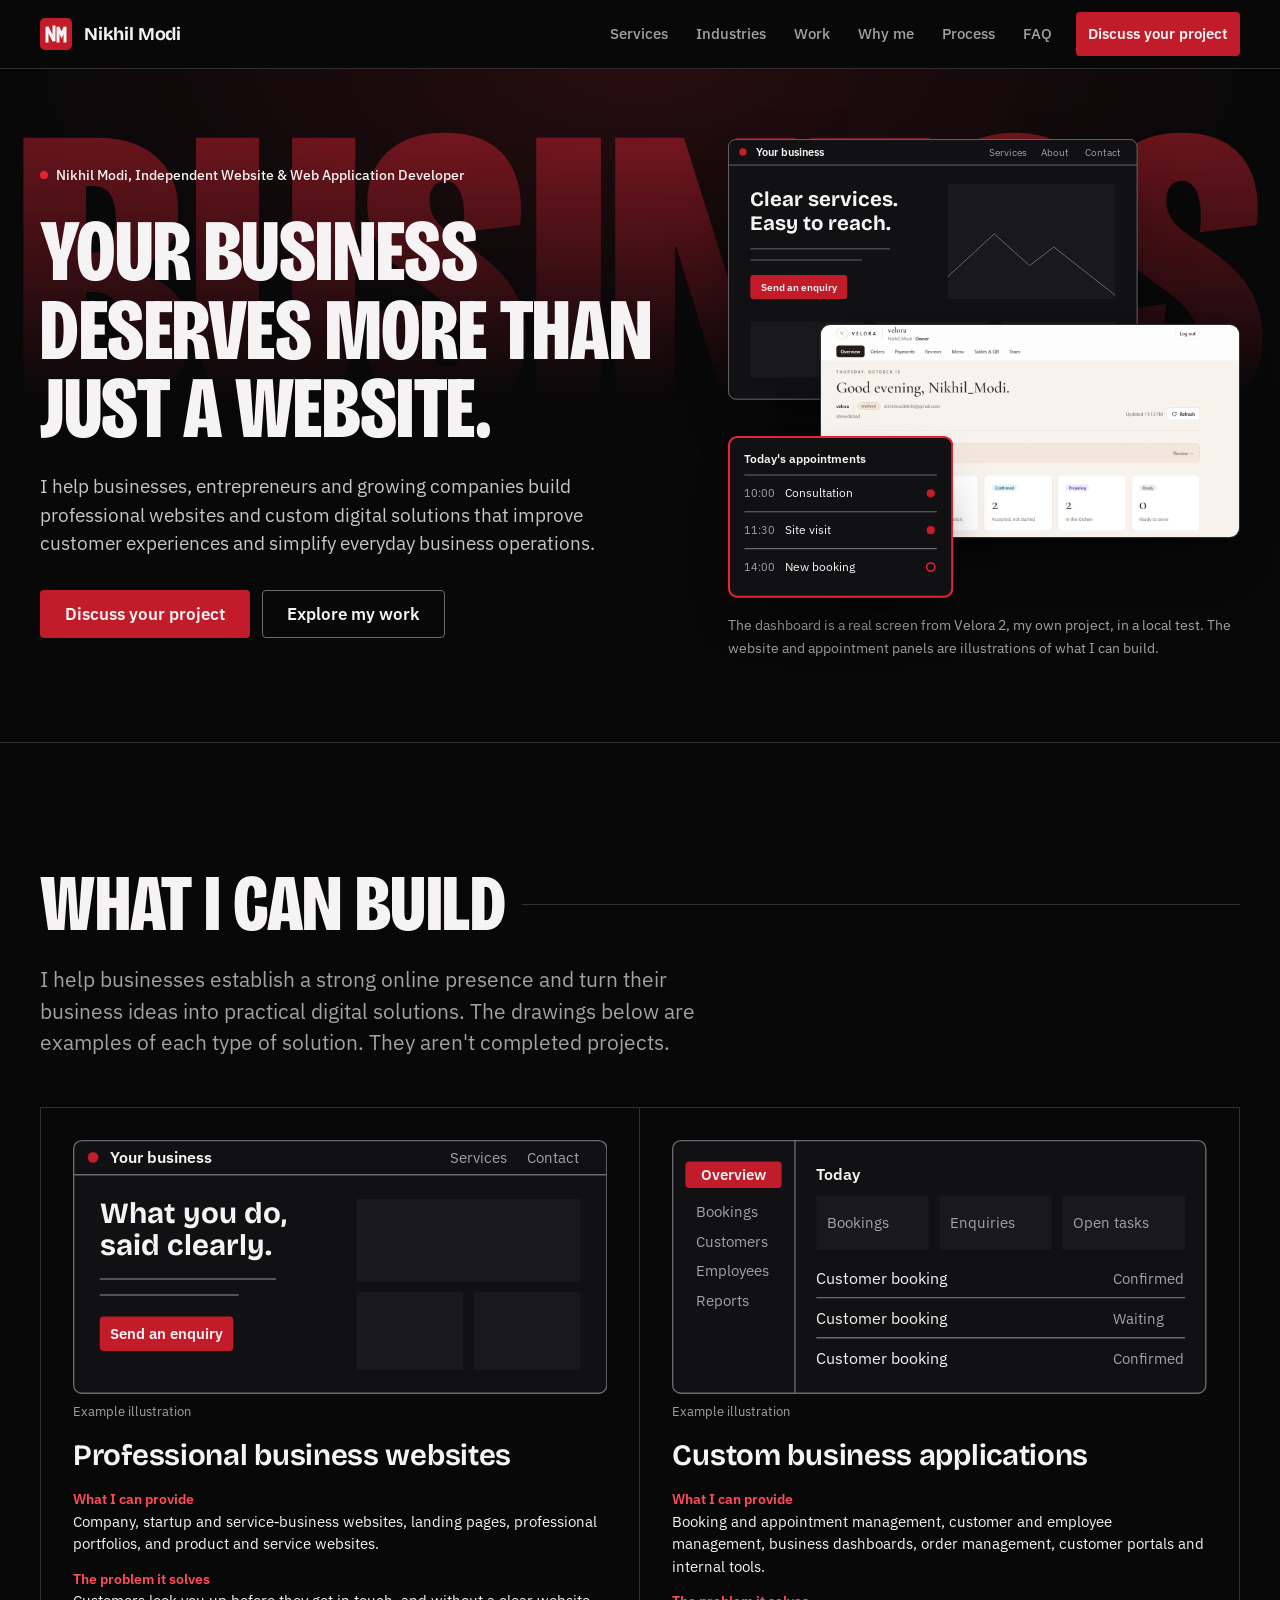
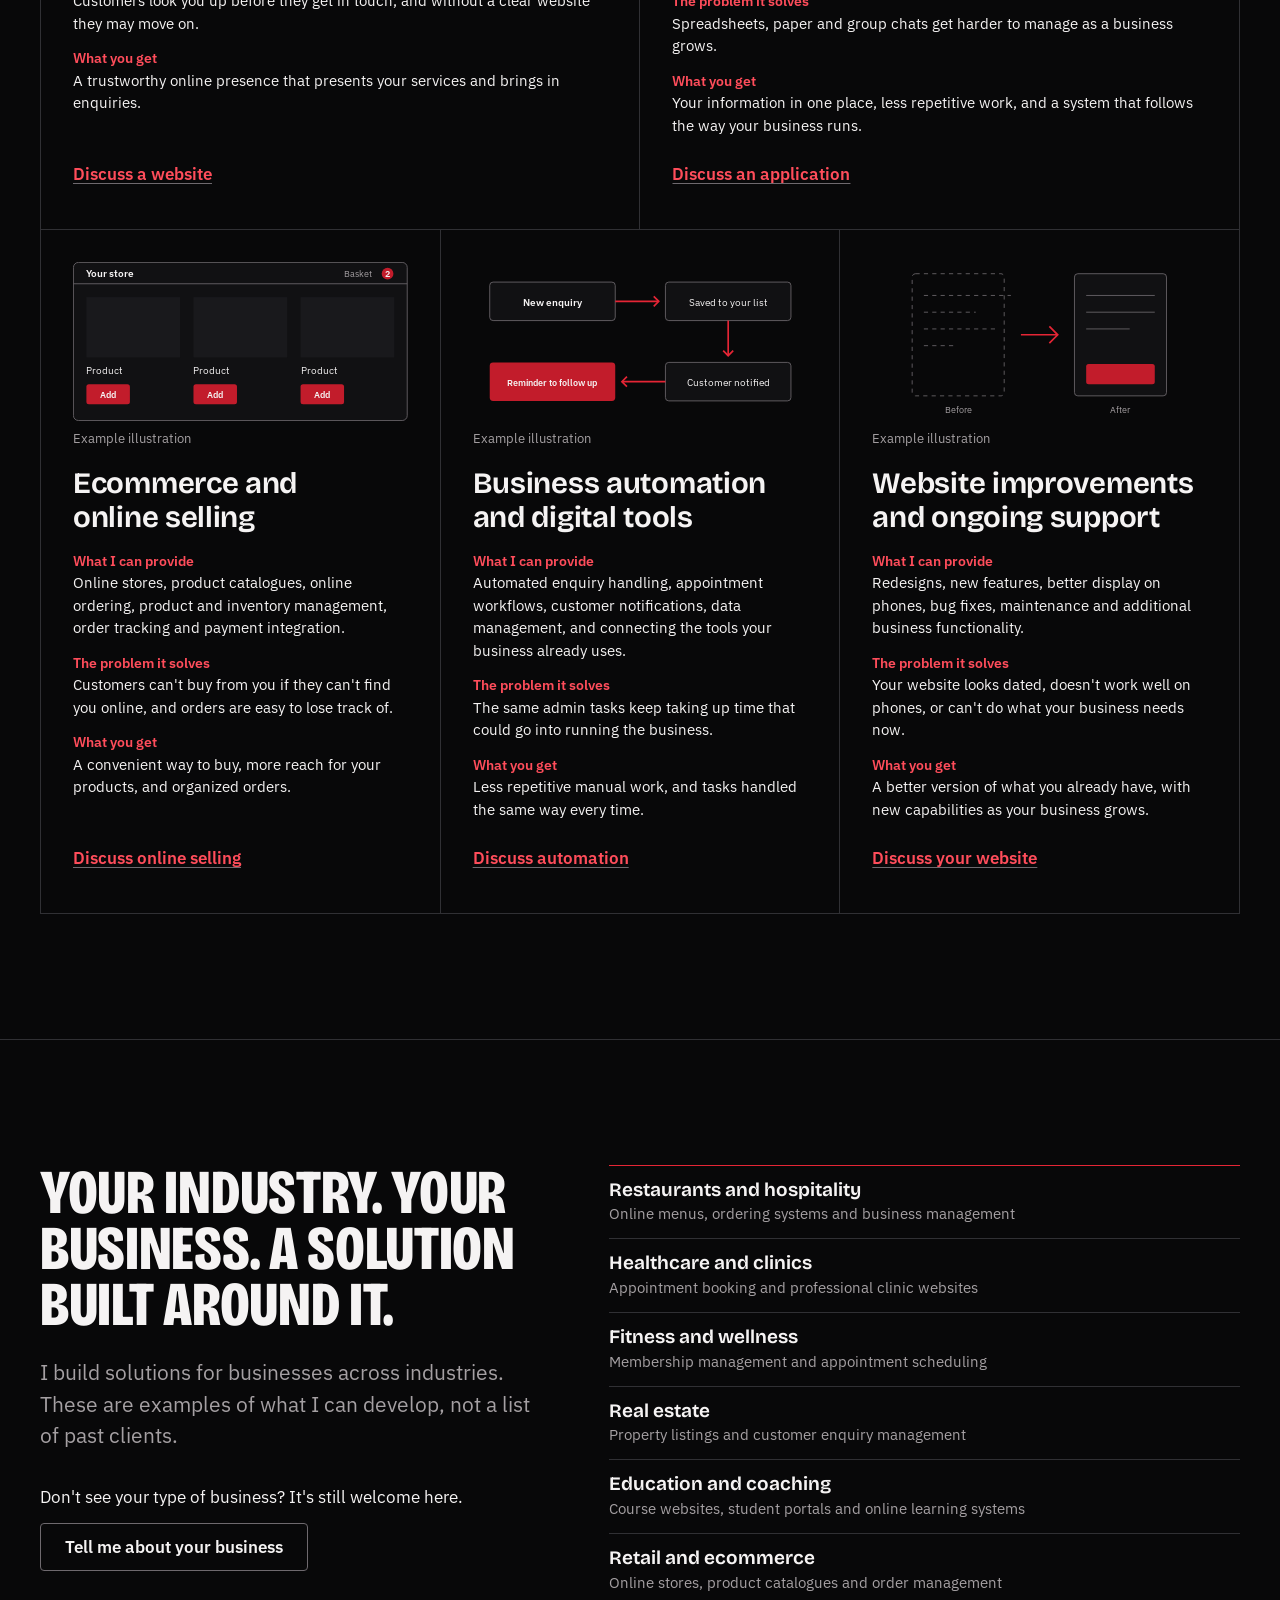
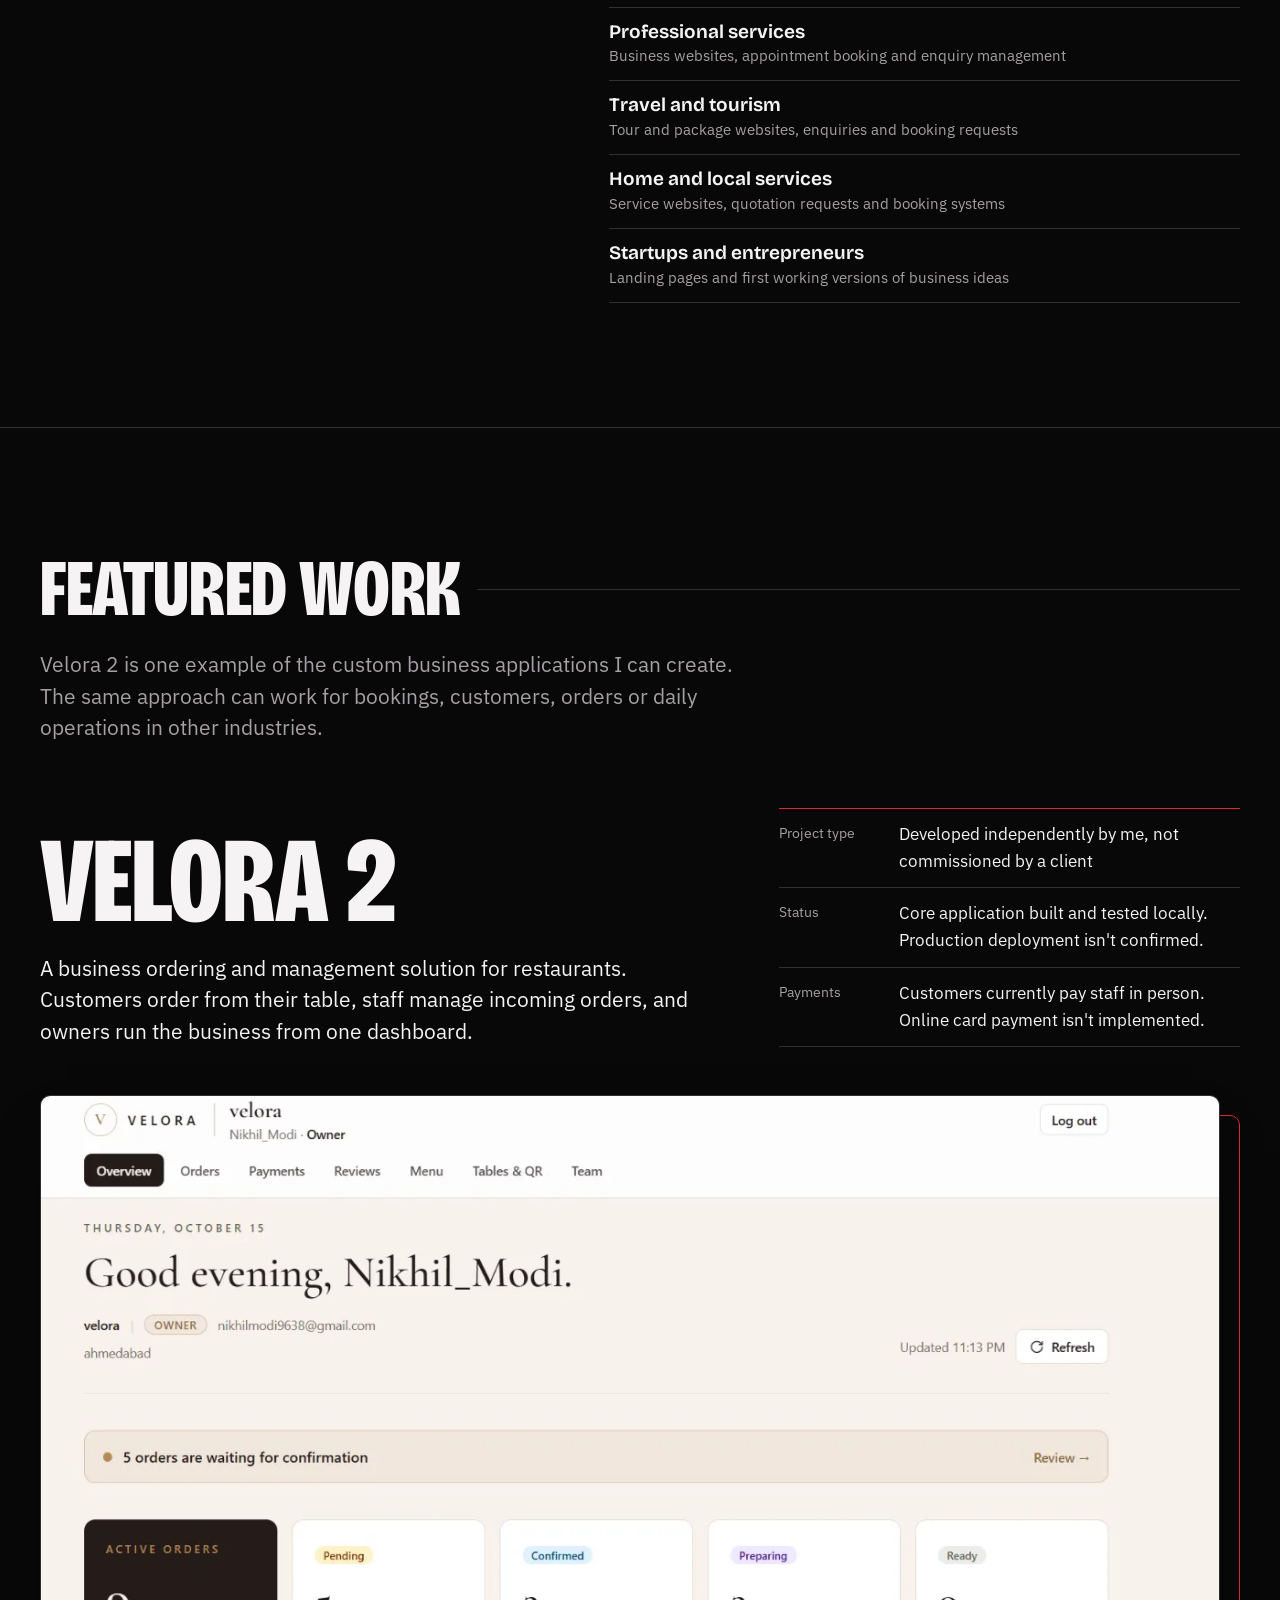
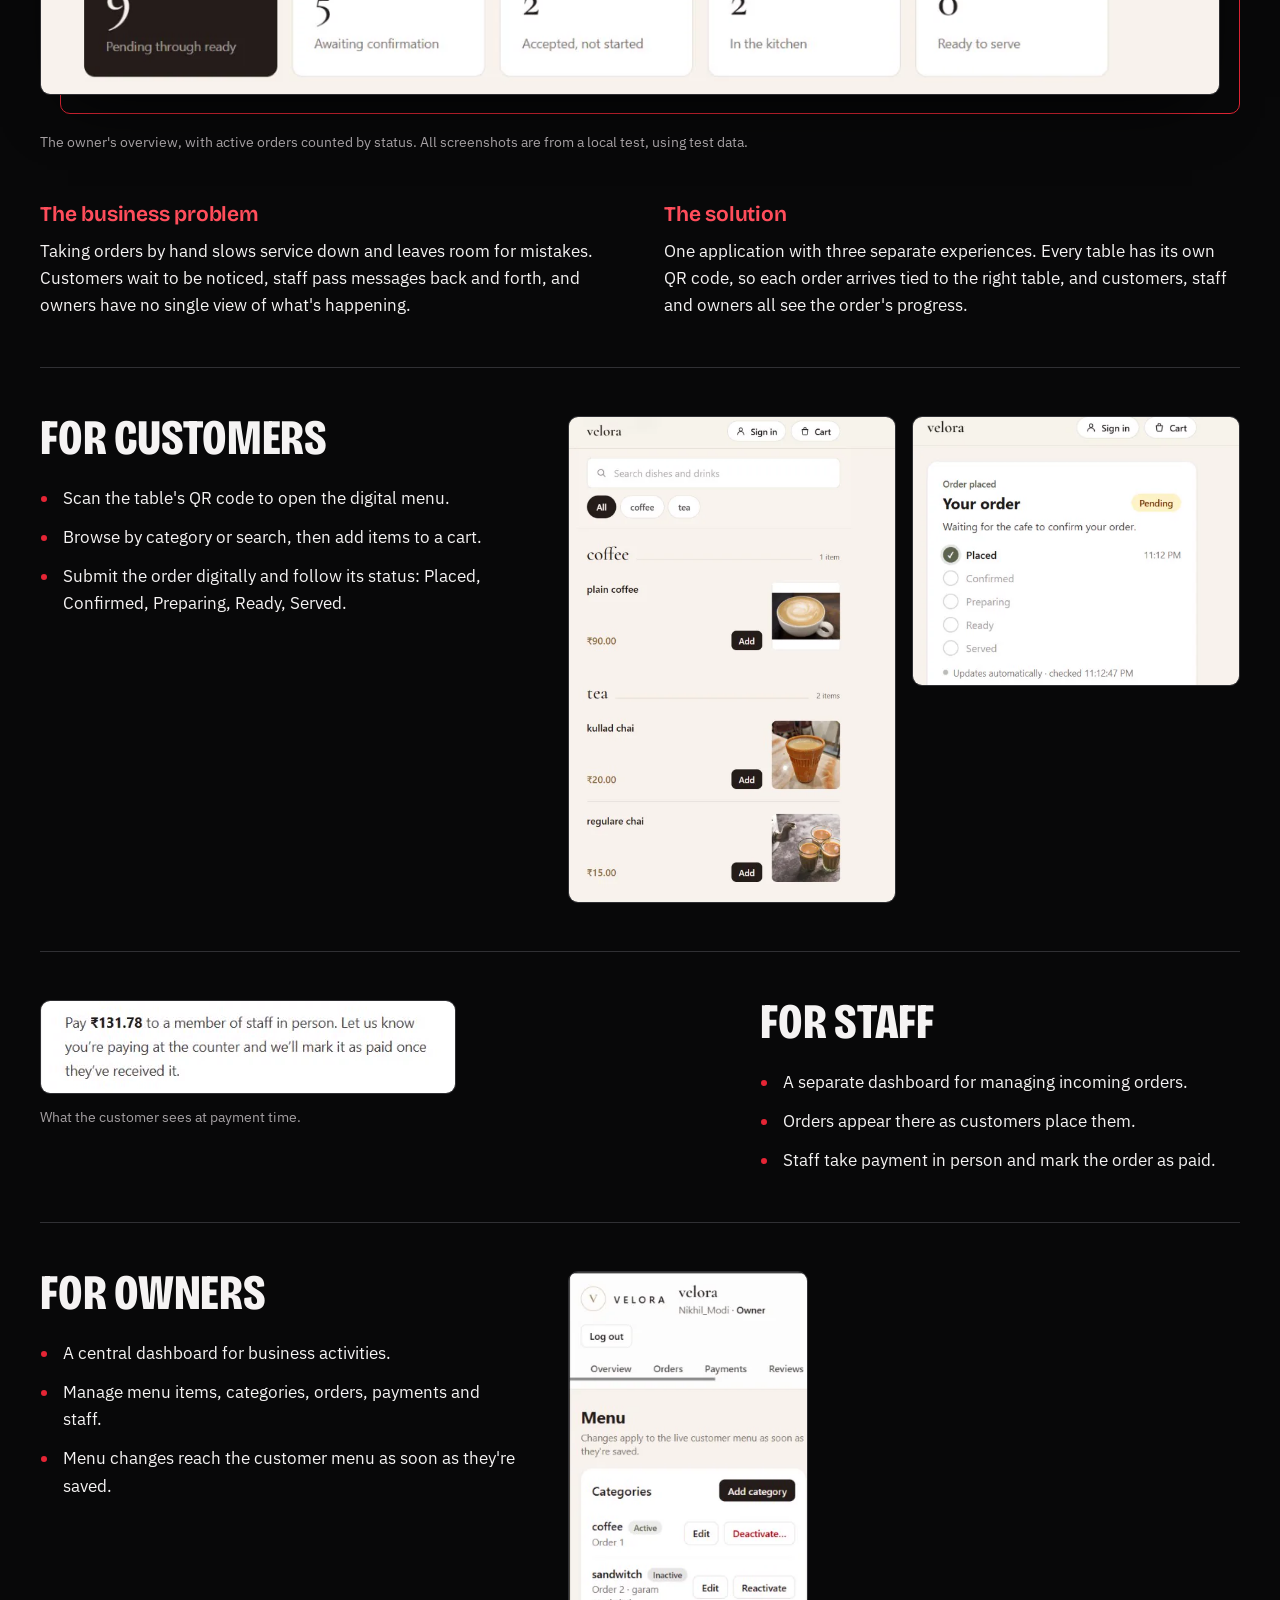
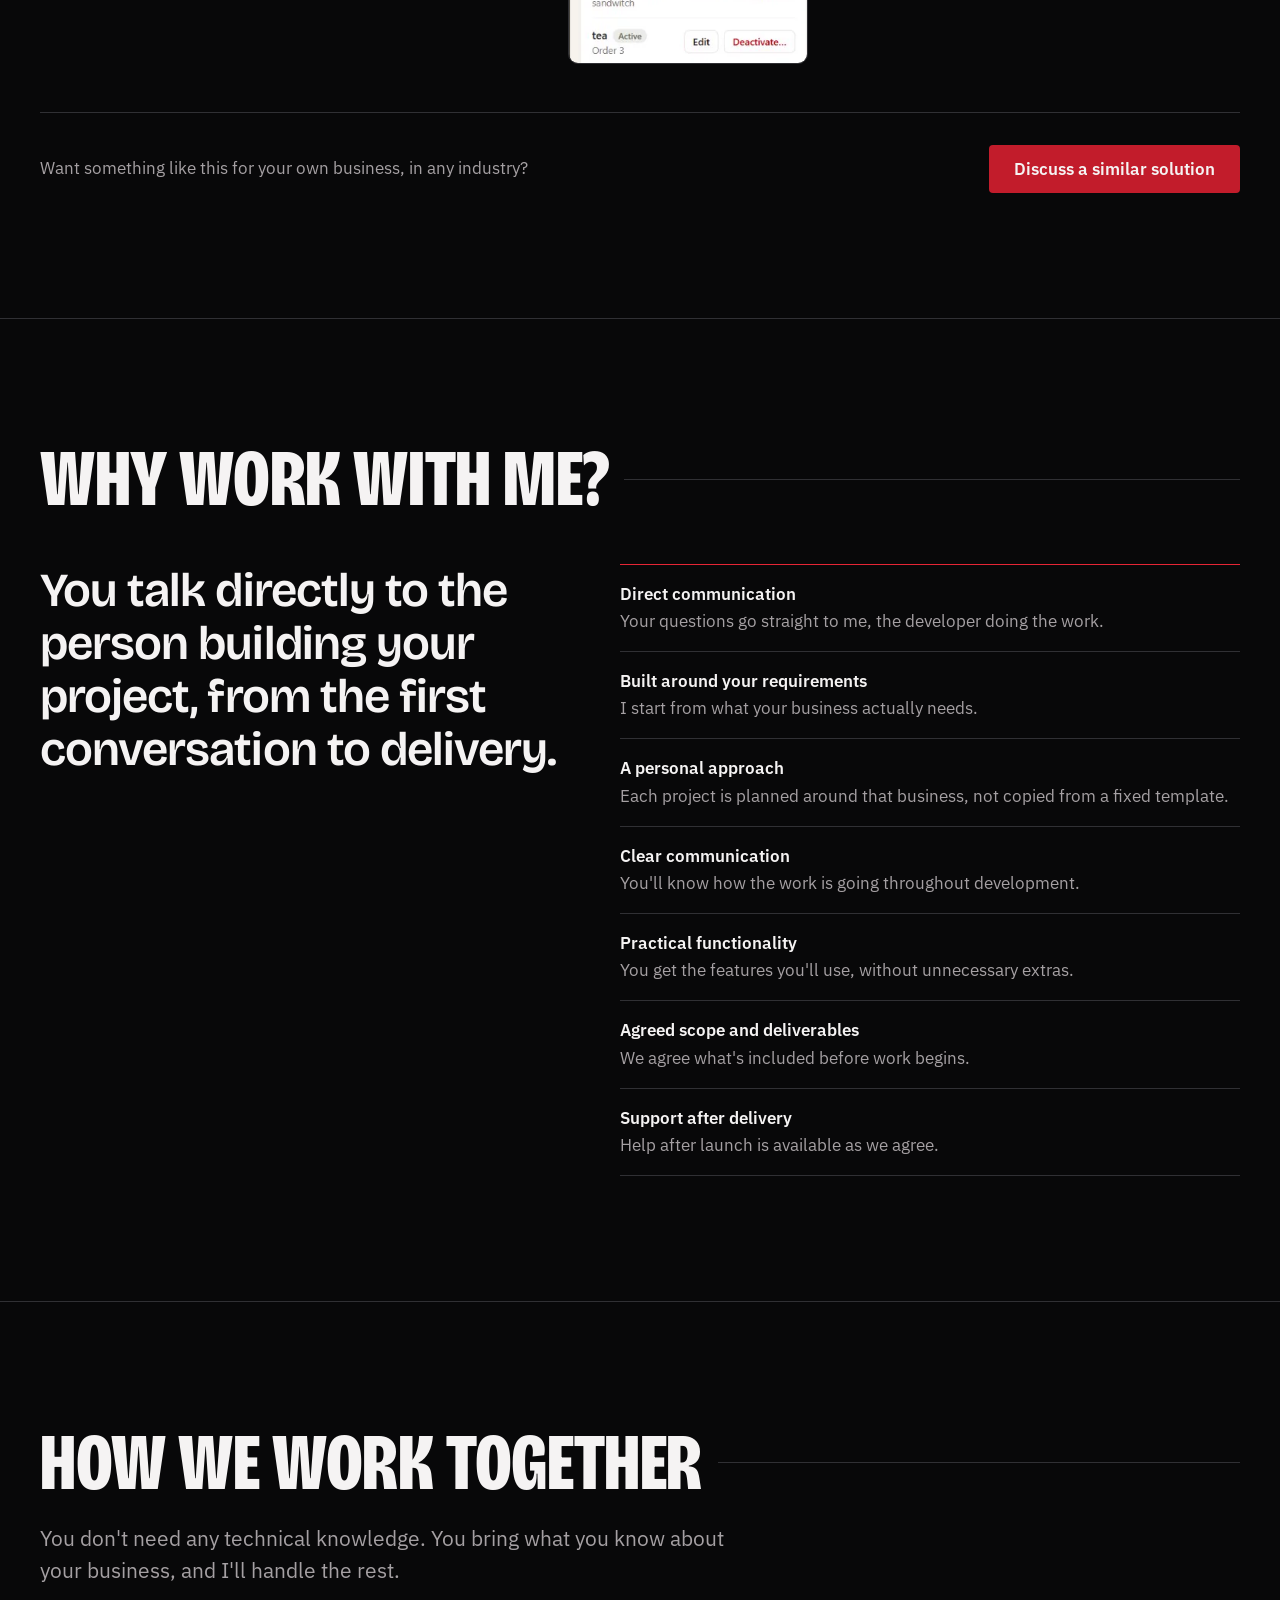
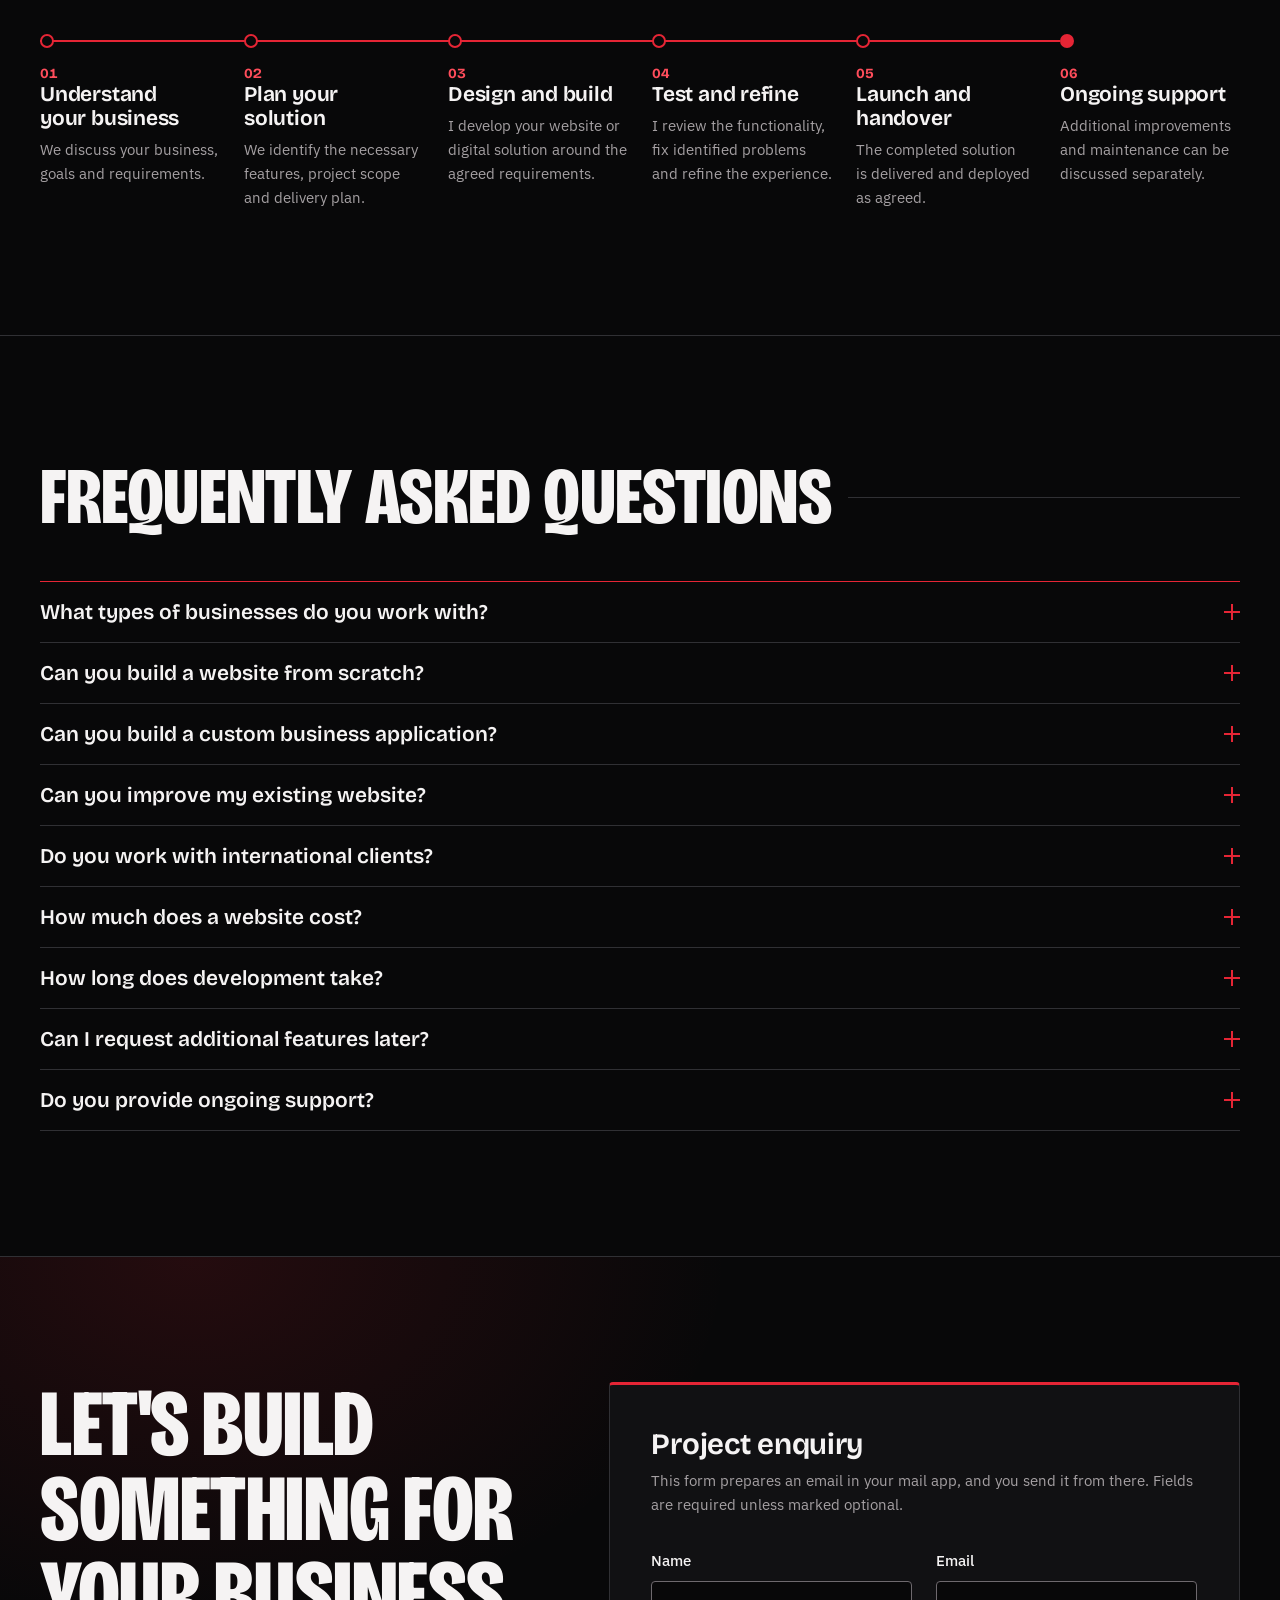
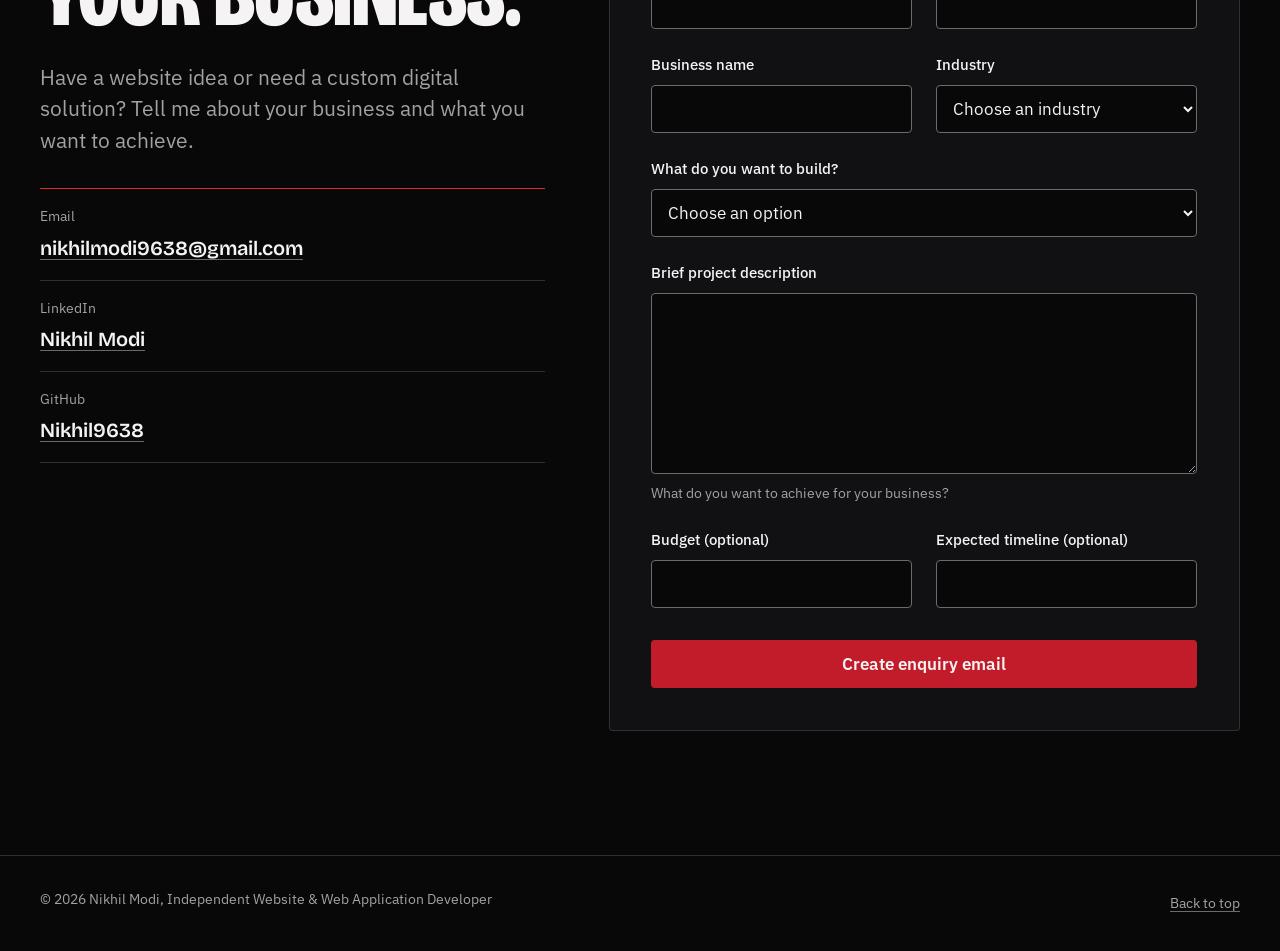
<file: index.html>
<!doctype html>
<html lang="en">
<head>
  <meta charset="utf-8">
  <meta name="viewport" content="width=device-width, initial-scale=1">
  <title>Freelance Website Developer for Businesses | Nikhil Modi</title>
  <meta name="description" content="I'm Nikhil Modi, an independent website and web application developer. I build professional business websites and custom business software. Let's discuss your project.">
  <meta name="author" content="Nikhil Modi">
  <meta name="robots" content="index, follow">
  <meta name="color-scheme" content="dark">
  <meta name="theme-color" content="#080809">

  <meta property="og:type" content="website">
  <meta property="og:site_name" content="Nikhil Modi">
  <meta property="og:title" content="Your business deserves more than just a website">
  <meta property="og:description" content="Nikhil Modi, independent website and web application developer. Professional business websites and custom digital solutions.">
  <meta name="twitter:card" content="summary_large_image">
  <meta name="twitter:title" content="Your business deserves more than just a website">
  <meta name="twitter:description" content="Nikhil Modi, independent website and web application developer. Professional business websites and custom digital solutions.">
  <!-- site-url:start (managed by tools/set-site-url.mjs; these tags need the final absolute address) -->
  <link rel="canonical" href="https://nikhil9638.github.io/nikhil-commercial-portfolio/">
  <meta property="og:url" content="https://nikhil9638.github.io/nikhil-commercial-portfolio/">
  <meta property="og:image" content="https://nikhil9638.github.io/nikhil-commercial-portfolio/assets/og/og-image.png">
  <meta name="twitter:image" content="https://nikhil9638.github.io/nikhil-commercial-portfolio/assets/og/og-image.png">
  <!-- site-url:end -->
  <meta property="og:image:width" content="1200">
  <meta property="og:image:height" content="630">
  <meta property="og:image:alt" content="Your business deserves more than just a website. Nikhil Modi, independent website and web application developer.">

  <link rel="icon" href="favicon.svg" type="image/svg+xml">
  <link rel="icon" href="assets/icons/favicon-32.png" type="image/png" sizes="32x32">
  <link rel="apple-touch-icon" href="assets/icons/apple-touch-icon.png">
  <link rel="preload" href="assets/fonts/bricolage-grotesque-latin-wdth-var.woff2" as="font" type="font/woff2" crossorigin>
  <link rel="preload" href="assets/fonts/ibm-plex-sans-latin-var.woff2" as="font" type="font/woff2" crossorigin>
  <link rel="stylesheet" href="css/styles.css">
  <script src="js/main.js" defer></script>

  <script type="application/ld+json">
  {
    "@context": "https://schema.org",
    "@type": "Person",
    "name": "Nikhil Modi",
    "jobTitle": "Independent Website & Web Application Developer",
    "email": "mailto:nikhilmodi9638@gmail.com",
    "sameAs": [
      "https://github.com/Nikhil9638",
      "https://www.linkedin.com/in/nikhil-modi-7894a32b6/"
    ],
    "knowsAbout": ["Business website development", "Custom web application development", "Ecommerce websites", "Business process automation"]
  }
  </script>
</head>
<body>
  <a class="skip-link" href="#main">Skip to content</a>

  <header class="site-header">
    <div class="container header-inner">
      <a class="brand" href="#top">
        <svg class="brand-mark" viewBox="0 0 64 64" width="32" height="32" aria-hidden="true" focusable="false">
          <rect width="64" height="64" rx="10"/>
          <path d="M14 46V18l14 28V18M36 46V18l7 16 7-16v28"/>
        </svg>
        <span>Nikhil Modi</span>
      </a>

      <button class="nav-toggle" type="button" aria-expanded="false" aria-controls="site-nav">
        <span class="nav-toggle-icon" aria-hidden="true"></span>
        <span>Menu</span>
      </button>

      <nav id="site-nav" class="site-nav" aria-label="Main">
        <ul class="nav-list">
          <li><a href="#services">Services</a></li>
          <li><a href="#industries">Industries</a></li>
          <li><a href="#work">Work</a></li>
          <li><a href="#why">Why me</a></li>
          <li><a href="#process">Process</a></li>
          <li><a href="#faq">FAQ</a></li>
          <li class="nav-cta"><a href="#contact">Discuss your project</a></li>
        </ul>
      </nav>
    </div>
  </header>

  <main id="main">
    <section id="top" class="hero" aria-labelledby="hero-title">
      <div class="hero-word" aria-hidden="true">Business</div>

      <div class="container hero-grid">
        <div class="hero-copy">
          <p class="status">Nikhil Modi, Independent Website &amp; Web Application Developer</p>
          <h1 id="hero-title" class="hero-title">Your business deserves more than just a website.</h1>
          <p class="hero-lede">I help businesses, entrepreneurs and growing companies build professional websites and custom digital solutions that improve customer experiences and simplify everyday business operations.</p>
          <div class="hero-actions">
            <a class="button button--primary" href="#contact">Discuss your project</a>
            <a class="button button--secondary" href="#work">Explore my work</a>
          </div>
        </div>

        <figure class="hero-visual">
          <div class="hero-shots">
            <svg class="hero-mock hero-mock--site mock-art" viewBox="0 0 440 280" role="img" aria-label="Illustration of a business website with a headline and an enquiry button.">
              <rect class="m-panel" x=".5" y=".5" width="439" height="279" rx="8"/>
              <path class="m-line" d="M.5 28h439"/>
              <circle class="m-red" cx="16" cy="14" r="4"/>
              <text class="m-text m-strong" x="30" y="18">Your business</text>
              <text class="m-sub" x="280" y="18">Services</text>
              <text class="m-sub" x="336" y="18">About</text>
              <text class="m-sub" x="384" y="18">Contact</text>
              <text class="m-title" x="24" y="72">Clear services.</text>
              <text class="m-title" x="24" y="98">Easy to reach.</text>
              <path class="m-line" d="M24 118h150M24 130h120"/>
              <rect class="m-red" x="24" y="146" width="104" height="26" rx="3"/>
              <text class="m-on-red" x="76" y="163" text-anchor="middle">Send an enquiry</text>
              <rect class="m-block" x="236" y="48" width="180" height="124"/>
              <path class="m-line" d="M236 148l50-46 38 34 26-20 66 52"/>
              <rect class="m-block" x="24" y="196" width="122" height="60"/>
              <rect class="m-block" x="159" y="196" width="122" height="60"/>
              <rect class="m-block" x="294" y="196" width="122" height="60"/>
            </svg>
            <img class="hero-dash"
                 src="assets/projects/velora/velora-owner-overview.webp"
                 width="1288" height="654" fetchpriority="high"
                 alt="Velora 2 owner dashboard with tabs for orders, payments, menu, tables and team, and counts of active orders by status.">
            <svg class="hero-mock hero-mock--booking mock-art" viewBox="0 0 220 158" role="img" aria-label="Illustration of an appointment schedule with confirmed and new bookings.">
              <rect class="m-panel m-panel--red" x="1" y="1" width="218" height="156" rx="8"/>
              <text class="m-text m-strong" x="16" y="26">Today's appointments</text>
              <path class="m-line" d="M16 38h188"/>
              <text class="m-sub" x="16" y="60">10:00</text><text class="m-text" x="56" y="60">Consultation</text><circle class="m-red" cx="198" cy="56" r="4"/>
              <path class="m-line" d="M16 74h188"/>
              <text class="m-sub" x="16" y="96">11:30</text><text class="m-text" x="56" y="96">Site visit</text><circle class="m-red" cx="198" cy="92" r="4"/>
              <path class="m-line" d="M16 110h188"/>
              <text class="m-sub" x="16" y="132">14:00</text><text class="m-text" x="56" y="132">New booking</text><circle class="m-ring" cx="198" cy="128" r="4"/>
            </svg>
          </div>
          <figcaption>The dashboard is a real screen from Velora 2, my own project, in a local test. The website and appointment panels are illustrations of what I can build.</figcaption>
        </figure>
      </div>
    </section>

    <section id="services" class="section" aria-labelledby="services-title">
      <div class="container">
        <header class="section-title">
          <h2 id="services-title">What I can build</h2>
        </header>
        <p class="section-lead">I help businesses establish a strong online presence and turn their business ideas into practical digital solutions. The drawings below are examples of each type of solution. They aren't completed projects.</p>

        <div class="services">
          <article class="service service--wide">
            <figure class="service-art">
              <svg class="mock-art" viewBox="0 0 400 190" role="img" aria-label="Example of a business website with a headline, services and an enquiry button.">
                <rect class="m-panel" x=".5" y=".5" width="399" height="189" rx="6"/>
                <path class="m-line" d="M.5 26h399"/>
                <circle class="m-red" cx="15" cy="13" r="4"/>
                <text class="m-text m-strong" x="28" y="17">Your business</text>
                <text class="m-sub" x="282" y="17">Services</text>
                <text class="m-sub" x="340" y="17">Contact</text>
                <text class="m-title" x="20" y="62">What you do,</text>
                <text class="m-title" x="20" y="86">said clearly.</text>
                <path class="m-line" d="M20 104h132M20 116h104"/>
                <rect class="m-red" x="20" y="132" width="100" height="26" rx="3"/>
                <text class="m-on-red" x="70" y="149" text-anchor="middle">Send an enquiry</text>
                <rect class="m-block" x="212" y="44" width="168" height="62"/>
                <rect class="m-block" x="212" y="114" width="80" height="58"/>
                <rect class="m-block" x="300" y="114" width="80" height="58"/>
              </svg>
              <figcaption>Example illustration</figcaption>
            </figure>
            <h3>Professional business websites</h3>
            <dl class="service-points">
              <div><dt>What I can provide</dt><dd>Company, startup and service&#8209;business websites, landing pages, professional portfolios, and product and service websites.</dd></div>
              <div><dt>The problem it solves</dt><dd>Customers look you up before they get in touch, and without a clear website they may move on.</dd></div>
              <div><dt>What you get</dt><dd>A trustworthy online presence that presents your services and brings in enquiries.</dd></div>
            </dl>
            <a class="text-link" href="#contact" data-project-type="Professional business website">Discuss a website</a>
          </article>

          <article class="service service--wide">
            <figure class="service-art">
              <svg class="mock-art" viewBox="0 0 400 190" role="img" aria-label="Example of a business dashboard with a side menu and a list of bookings and their status.">
                <rect class="m-panel" x=".5" y=".5" width="399" height="189" rx="6"/>
                <path class="m-line" d="M92 .5v189"/>
                <rect class="m-red" x="10" y="16" width="72" height="20" rx="3"/>
                <text class="m-on-red" x="46" y="30" text-anchor="middle">Overview</text>
                <text class="m-sub" x="18" y="58">Bookings</text>
                <text class="m-sub" x="18" y="80">Customers</text>
                <text class="m-sub" x="18" y="102">Employees</text>
                <text class="m-sub" x="18" y="124">Reports</text>
                <text class="m-text m-strong" x="108" y="30">Today</text>
                <rect class="m-block" x="108" y="42" width="84" height="40"/><text class="m-sub" x="116" y="66">Bookings</text>
                <rect class="m-block" x="200" y="42" width="84" height="40"/><text class="m-sub" x="208" y="66">Enquiries</text>
                <rect class="m-block" x="292" y="42" width="92" height="40"/><text class="m-sub" x="300" y="66">Open tasks</text>
                <text class="m-text" x="108" y="108">Customer booking</text><text class="m-sub" x="330" y="108">Confirmed</text>
                <path class="m-line" d="M108 118h276"/>
                <text class="m-text" x="108" y="138">Customer booking</text><text class="m-sub" x="330" y="138">Waiting</text>
                <path class="m-line" d="M108 148h276"/>
                <text class="m-text" x="108" y="168">Customer booking</text><text class="m-sub" x="330" y="168">Confirmed</text>
              </svg>
              <figcaption>Example illustration</figcaption>
            </figure>
            <h3>Custom business applications</h3>
            <dl class="service-points">
              <div><dt>What I can provide</dt><dd>Booking and appointment management, customer and employee management, business dashboards, order management, customer portals and internal tools.</dd></div>
              <div><dt>The problem it solves</dt><dd>Spreadsheets, paper and group chats get harder to manage as a business grows.</dd></div>
              <div><dt>What you get</dt><dd>Your information in one place, less repetitive work, and a system that follows the way your business runs.</dd></div>
            </dl>
            <a class="text-link" href="#contact" data-project-type="Custom business application">Discuss an application</a>
          </article>

          <article class="service">
            <figure class="service-art">
              <svg class="mock-art" viewBox="0 0 400 190" role="img" aria-label="Example of an online store with three products and a shopping basket.">
                <rect class="m-panel" x=".5" y=".5" width="399" height="189" rx="6"/>
                <path class="m-line" d="M.5 26h399"/>
                <text class="m-text m-strong" x="16" y="18">Your store</text>
                <text class="m-sub" x="324" y="18">Basket</text>
                <circle class="m-red" cx="376" cy="14" r="7"/><text class="m-on-red" x="376" y="18" text-anchor="middle">2</text>
                <rect class="m-block" x="16" y="42" width="112" height="72"/>
                <rect class="m-block" x="144" y="42" width="112" height="72"/>
                <rect class="m-block" x="272" y="42" width="112" height="72"/>
                <text class="m-text" x="16" y="134">Product</text><text class="m-text" x="144" y="134">Product</text><text class="m-text" x="272" y="134">Product</text>
                <rect class="m-red" x="16" y="146" width="52" height="24" rx="3"/><text class="m-on-red" x="42" y="162" text-anchor="middle">Add</text>
                <rect class="m-red" x="144" y="146" width="52" height="24" rx="3"/><text class="m-on-red" x="170" y="162" text-anchor="middle">Add</text>
                <rect class="m-red" x="272" y="146" width="52" height="24" rx="3"/><text class="m-on-red" x="298" y="162" text-anchor="middle">Add</text>
              </svg>
              <figcaption>Example illustration</figcaption>
            </figure>
            <h3>Ecommerce and online selling</h3>
            <dl class="service-points">
              <div><dt>What I can provide</dt><dd>Online stores, product catalogues, online ordering, product and inventory management, order tracking and payment integration.</dd></div>
              <div><dt>The problem it solves</dt><dd>Customers can't buy from you if they can't find you online, and orders are easy to lose track of.</dd></div>
              <div><dt>What you get</dt><dd>A convenient way to buy, more reach for your products, and organized orders.</dd></div>
            </dl>
            <a class="text-link" href="#contact" data-project-type="Ecommerce or online selling">Discuss online selling</a>
          </article>

          <article class="service">
            <figure class="service-art">
              <svg class="mock-art" viewBox="0 0 400 190" role="img" aria-label="Example of an automated workflow: a new enquiry is saved to your list, the customer is notified, and you get a follow-up reminder.">
                <rect class="m-panel" x="20" y="24" width="150" height="46" rx="4"/><text class="m-text m-strong" x="95" y="52" text-anchor="middle">New enquiry</text>
                <rect class="m-panel" x="230" y="24" width="150" height="46" rx="4"/><text class="m-text" x="305" y="52" text-anchor="middle">Saved to your list</text>
                <rect class="m-panel" x="230" y="120" width="150" height="46" rx="4"/><text class="m-text" x="305" y="148" text-anchor="middle">Customer notified</text>
                <rect class="m-red" x="20" y="120" width="150" height="46" rx="4"/><text class="m-on-red" x="95" y="148" text-anchor="middle">Reminder to follow up</text>
                <path class="m-red-line" d="M170 47h52M305 70v42M230 143h-52"/>
                <path class="m-red-line" d="M216 41l6 6-6 6M299 106l6 6 6-6M184 137l-6 6 6 6"/>
              </svg>
              <figcaption>Example illustration</figcaption>
            </figure>
            <h3>Business automation and digital tools</h3>
            <dl class="service-points">
              <div><dt>What I can provide</dt><dd>Automated enquiry handling, appointment workflows, customer notifications, data management, and connecting the tools your business already uses.</dd></div>
              <div><dt>The problem it solves</dt><dd>The same admin tasks keep taking up time that could go into running the business.</dd></div>
              <div><dt>What you get</dt><dd>Less repetitive manual work, and tasks handled the same way every time.</dd></div>
            </dl>
            <a class="text-link" href="#contact" data-project-type="Business automation or digital tool">Discuss automation</a>
          </article>

          <article class="service">
            <figure class="service-art">
              <svg class="mock-art" viewBox="0 0 400 190" role="img" aria-label="Example of an existing website being improved, shown as a rough page before and a clean page after.">
                <rect class="m-line m-dashed" x="48" y="14" width="110" height="146" rx="4"/>
                <path class="m-line m-dashed" d="M62 40h104M62 60h62M62 80h86M62 100h40"/>
                <path class="m-red-line" d="M178 87h44M212 77l10 10-10 10"/>
                <rect class="m-panel" x="242" y="14" width="110" height="146" rx="4"/>
                <path class="m-line" d="M256 40h82M256 60h82M256 80h52"/>
                <rect class="m-red" x="256" y="122" width="82" height="24" rx="3"/>
                <text class="m-sub" x="103" y="180" text-anchor="middle">Before</text>
                <text class="m-sub" x="297" y="180" text-anchor="middle">After</text>
              </svg>
              <figcaption>Example illustration</figcaption>
            </figure>
            <h3>Website improvements and ongoing support</h3>
            <dl class="service-points">
              <div><dt>What I can provide</dt><dd>Redesigns, new features, better display on phones, bug fixes, maintenance and additional business functionality.</dd></div>
              <div><dt>The problem it solves</dt><dd>Your website looks dated, doesn't work well on phones, or can't do what your business needs now.</dd></div>
              <div><dt>What you get</dt><dd>A better version of what you already have, with new capabilities as your business grows.</dd></div>
            </dl>
            <a class="text-link" href="#contact" data-project-type="Improving an existing website">Discuss your website</a>
          </article>
        </div>
      </div>
    </section>

    <section id="industries" class="section" aria-labelledby="industries-title">
      <div class="container industries">
        <div class="industries-intro">
          <header class="section-title">
            <h2 id="industries-title">Your industry. Your business. A solution built around it.</h2>
          </header>
          <p class="section-lead">I build solutions for businesses across industries. These are examples of what I can develop, not a list of past clients.</p>
          <div class="industries-cta">
            <p>Don't see your type of business? It's still welcome here.</p>
            <a class="button button--secondary" href="#contact" data-industry="Other">Tell me about your business</a>
          </div>
        </div>

        <dl class="industry-list">
          <div><dt>Restaurants and hospitality</dt><dd>Online menus, ordering systems and business management</dd></div>
          <div><dt>Healthcare and clinics</dt><dd>Appointment booking and professional clinic websites</dd></div>
          <div><dt>Fitness and wellness</dt><dd>Membership management and appointment scheduling</dd></div>
          <div><dt>Real estate</dt><dd>Property listings and customer enquiry management</dd></div>
          <div><dt>Education and coaching</dt><dd>Course websites, student portals and online learning systems</dd></div>
          <div><dt>Retail and ecommerce</dt><dd>Online stores, product catalogues and order management</dd></div>
          <div><dt>Professional services</dt><dd>Business websites, appointment booking and enquiry management</dd></div>
          <div><dt>Travel and tourism</dt><dd>Tour and package websites, enquiries and booking requests</dd></div>
          <div><dt>Home and local services</dt><dd>Service websites, quotation requests and booking systems</dd></div>
          <div><dt>Startups and entrepreneurs</dt><dd>Landing pages and first working versions of business ideas</dd></div>
        </dl>
      </div>
    </section>

    <section id="work" class="section" aria-labelledby="work-title">
      <div class="container">
        <header class="section-title">
          <h2 id="work-title">Featured work</h2>
        </header>
        <p class="section-lead">Velora 2 is one example of the custom business applications I can create. The same approach can work for bookings, customers, orders or daily operations in other industries.</p>

        <article class="case" aria-labelledby="velora-title">
          <div class="case-head">
            <div class="case-intro">
              <h3 id="velora-title" class="case-name">Velora 2</h3>
              <p class="case-lede">A business ordering and management solution for restaurants. Customers order from their table, staff manage incoming orders, and owners run the business from one dashboard.</p>
            </div>
            <dl class="facts">
              <div><dt>Project type</dt><dd>Developed independently by me, not commissioned by a client</dd></div>
              <div><dt>Status</dt><dd>Core application built and tested locally. Production deployment isn't confirmed.</dd></div>
              <div><dt>Payments</dt><dd>Customers currently pay staff in person. Online card payment isn't implemented.</dd></div>
            </dl>
          </div>

          <figure class="case-lead">
            <img src="assets/projects/velora/velora-owner-overview.webp"
                 width="1288" height="654" loading="lazy" decoding="async"
                 alt="Velora 2 owner dashboard. Tabs for Overview, Orders, Payments, Reviews, Menu, Tables and QR, and Team. A notice says 5 orders are waiting for confirmation, above counts of 5 pending, 2 confirmed, 2 preparing and 0 ready.">
            <figcaption>The owner's overview, with active orders counted by status. All screenshots are from a local test, using test data.</figcaption>
          </figure>

          <div class="brief">
            <section aria-labelledby="velora-problem">
              <h4 id="velora-problem">The business problem</h4>
              <p>Taking orders by hand slows service down and leaves room for mistakes. Customers wait to be noticed, staff pass messages back and forth, and owners have no single view of what's happening.</p>
            </section>
            <section aria-labelledby="velora-solution">
              <h4 id="velora-solution">The solution</h4>
              <p>One application with three separate experiences. Every table has its own QR code, so each order arrives tied to the right table, and customers, staff and owners all see the order's progress.</p>
            </section>
          </div>

          <div class="roles">
            <section class="role" aria-labelledby="velora-customers">
              <div class="role-text">
                <h4 id="velora-customers">For customers</h4>
                <ul class="feature-list">
                  <li>Scan the table's QR code to open the digital menu.</li>
                  <li>Browse by category or search, then add items to a cart.</li>
                  <li>Submit the order digitally and follow its status: Placed, Confirmed, Preparing, Ready, Served.</li>
                </ul>
              </div>
              <div class="role-media role-media--pair">
                <img src="assets/projects/velora/velora-customer-menu.webp"
                     width="536" height="797" loading="lazy" decoding="async"
                     alt="Customer menu with a search bar, category filters for coffee and tea, and items with prices and Add buttons.">
                <img src="assets/projects/velora/velora-order-status.webp"
                     width="504" height="414" loading="lazy" decoding="async"
                     alt="Order status card: pending at the Placed step, with Confirmed, Preparing, Ready and Served to follow.">
              </div>
            </section>

            <section class="role role--flip" aria-labelledby="velora-staff">
              <div class="role-text">
                <h4 id="velora-staff">For staff</h4>
                <ul class="feature-list">
                  <li>A separate dashboard for managing incoming orders.</li>
                  <li>Orders appear there as customers place them.</li>
                  <li>Staff take payment in person and mark the order as paid.</li>
                </ul>
              </div>
              <figure class="role-media role-media--note">
                <img src="assets/projects/velora/velora-pay-in-person.webp"
                     width="414" height="92" loading="lazy" decoding="async"
                     alt="Message on the customer's order page: pay 131.78 rupees to a member of staff in person, and staff will mark it as paid once they receive it.">
                <figcaption>What the customer sees at payment time.</figcaption>
              </figure>
            </section>

            <section class="role" aria-labelledby="velora-owners">
              <div class="role-text">
                <h4 id="velora-owners">For owners</h4>
                <ul class="feature-list">
                  <li>A central dashboard for business activities.</li>
                  <li>Manage menu items, categories, orders, payments and staff.</li>
                  <li>Menu changes reach the customer menu as soon as they're saved.</li>
                </ul>
              </div>
              <div class="role-media role-media--phone">
                <img src="assets/projects/velora/velora-owner-menu-mobile.webp"
                     width="312" height="512" loading="lazy" decoding="async"
                     alt="Owner menu management on a phone-sized screen: categories marked active or inactive, with Edit and Deactivate or Reactivate buttons, and an Add category button.">
              </div>
            </section>
          </div>

          <div class="case-foot">
            <p class="case-note">Want something like this for your own business, in any industry?</p>
            <a class="button button--primary" href="#contact" data-project-type="Custom business application">Discuss a similar solution</a>
          </div>
        </article>
      </div>
    </section>

    <section id="why" class="section" aria-labelledby="why-title">
      <div class="container why">
        <header class="section-title">
          <h2 id="why-title">Why work with me?</h2>
        </header>
        <div class="why-body">
          <p class="why-statement">You talk directly to the person building your project, from the first conversation to delivery.</p>
          <dl class="why-list">
            <div><dt>Direct communication</dt><dd>Your questions go straight to me, the developer doing the work.</dd></div>
            <div><dt>Built around your requirements</dt><dd>I start from what your business actually needs.</dd></div>
            <div><dt>A personal approach</dt><dd>Each project is planned around that business, not copied from a fixed template.</dd></div>
            <div><dt>Clear communication</dt><dd>You'll know how the work is going throughout development.</dd></div>
            <div><dt>Practical functionality</dt><dd>You get the features you'll use, without unnecessary extras.</dd></div>
            <div><dt>Agreed scope and deliverables</dt><dd>We agree what's included before work begins.</dd></div>
            <div><dt>Support after delivery</dt><dd>Help after launch is available as we agree.</dd></div>
          </dl>
        </div>
      </div>
    </section>

    <section id="process" class="section" aria-labelledby="process-title">
      <div class="container">
        <header class="section-title">
          <h2 id="process-title">How we work together</h2>
        </header>
        <p class="section-lead">You don't need any technical knowledge. You bring what you know about your business, and I'll handle the rest.</p>

        <ol class="process">
          <li><h3>Understand your business</h3><p>We discuss your business, goals and requirements.</p></li>
          <li><h3>Plan your solution</h3><p>We identify the necessary features, project scope and delivery plan.</p></li>
          <li><h3>Design and build</h3><p>I develop your website or digital solution around the agreed requirements.</p></li>
          <li><h3>Test and refine</h3><p>I review the functionality, fix identified problems and refine the experience.</p></li>
          <li><h3>Launch and handover</h3><p>The completed solution is delivered and deployed as agreed.</p></li>
          <li><h3>Ongoing support</h3><p>Additional improvements and maintenance can be discussed separately.</p></li>
        </ol>
      </div>
    </section>

    <section id="faq" class="section" aria-labelledby="faq-title">
      <div class="container faq">
        <header class="section-title">
          <h2 id="faq-title">Frequently asked questions</h2>
        </header>
        <div class="faq-list">
          <details>
            <summary>What types of businesses do you work with?</summary>
            <p>Any type, from local shops and clinics to startups and established companies. If your business isn't listed on this page, you're still welcome to get in touch.</p>
          </details>
          <details>
            <summary>Can you build a website from scratch?</summary>
            <p>Yes. If you have no website yet, I can plan and build one around your business and what you want it to achieve.</p>
          </details>
          <details>
            <summary>Can you build a custom business application?</summary>
            <p>Yes. For example, it could handle bookings, customers, orders or internal tasks. Velora 2 on this page is an example of a complete application I built.</p>
          </details>
          <details>
            <summary>Can you improve my existing website?</summary>
            <p>Usually, yes. I'd need to look at your current website first, then I'll tell you honestly what makes sense to improve.</p>
          </details>
          <details>
            <summary>Do you work with international clients?</summary>
            <p>Yes, I'm open to working with businesses in any country. I work remotely, and we'd agree how and when to communicate at the start.</p>
          </details>
          <details>
            <summary>How much does a website cost?</summary>
            <p>It depends on what you need, so I don't publish fixed prices. Tell me about your project, and I'll give you a quote based on the agreed scope.</p>
          </details>
          <details>
            <summary>How long does development take?</summary>
            <p>That also depends on your requirements. A simple website usually takes less time than a custom application. I'll propose a timeline once we've agreed what to build.</p>
          </details>
          <details>
            <summary>Can I request additional features later?</summary>
            <p>Yes. New features can be discussed and scoped separately whenever your business needs them.</p>
          </details>
          <details>
            <summary>Do you provide ongoing support?</summary>
            <p>Yes, by agreement. We can discuss maintenance and further improvements separately from the main project.</p>
          </details>
        </div>
      </div>
    </section>

    <section id="contact" class="section section--contact" aria-labelledby="contact-title">
      <div class="container contact">
        <div class="contact-intro">
          <h2 id="contact-title" class="contact-title">Let's build something for your business.</h2>
          <p class="section-lead">Have a website idea or need a custom digital solution? Tell me about your business and what you want to achieve.</p>

          <ul class="contact-links">
            <li>
              <span class="contact-label">Email</span>
              <a href="mailto:nikhilmodi9638@gmail.com?subject=Project%20enquiry">nikhilmodi9638@gmail.com</a>
            </li>
            <li>
              <span class="contact-label">LinkedIn</span>
              <a href="https://www.linkedin.com/in/nikhil-modi-7894a32b6/" target="_blank" rel="noopener noreferrer">Nikhil Modi<span class="visually-hidden"> on LinkedIn (opens in a new tab)</span></a>
            </li>
            <li>
              <span class="contact-label">GitHub</span>
              <a href="https://github.com/Nikhil9638" target="_blank" rel="noopener noreferrer">Nikhil9638<span class="visually-hidden"> on GitHub (opens in a new tab)</span></a>
            </li>
          </ul>
        </div>

        <!-- Static hosting: the form composes an email in the visitor's mail app (js/main.js).
             Without JavaScript the submit button is hidden and the visitor is pointed to the email address. -->
        <form id="enquiry" class="enquiry">
          <h3>Project enquiry</h3>
          <p class="form-note">This form prepares an email in your mail app, and you send it from there. Fields are required unless marked optional.</p>
          <noscript>
            <style>.enquiry-submit { display: none; }</style>
            <p class="form-note">This form needs JavaScript. Please email your enquiry to <a href="mailto:nikhilmodi9638@gmail.com?subject=Project%20enquiry">nikhilmodi9638@gmail.com</a> instead.</p>
          </noscript>

          <div class="form-grid">
            <div class="field">
              <label for="f-name">Name</label>
              <input id="f-name" name="name" type="text" autocomplete="name" required maxlength="100">
              <p class="field-error" id="f-name-error" hidden></p>
            </div>
            <div class="field">
              <label for="f-email">Email</label>
              <input id="f-email" name="email" type="email" autocomplete="email" required maxlength="150">
              <p class="field-error" id="f-email-error" hidden></p>
            </div>
            <div class="field">
              <label for="f-company">Business name</label>
              <input id="f-company" name="company" type="text" autocomplete="organization" required maxlength="150">
              <p class="field-error" id="f-company-error" hidden></p>
            </div>
            <div class="field">
              <label for="f-industry">Industry</label>
              <select id="f-industry" name="industry" required>
                <option value="">Choose an industry</option>
                <option>Restaurants and hospitality</option>
                <option>Healthcare and clinics</option>
                <option>Fitness and wellness</option>
                <option>Real estate</option>
                <option>Education and coaching</option>
                <option>Retail and ecommerce</option>
                <option>Professional services</option>
                <option>Travel and tourism</option>
                <option>Home and local services</option>
                <option>Startups and entrepreneurs</option>
                <option>Other</option>
              </select>
              <p class="field-error" id="f-industry-error" hidden></p>
            </div>
            <div class="field field--full">
              <label for="f-type">What do you want to build?</label>
              <select id="f-type" name="project_type" required>
                <option value="">Choose an option</option>
                <option>Professional business website</option>
                <option>Custom business application</option>
                <option>Ecommerce or online selling</option>
                <option>Business automation or digital tool</option>
                <option>Improving an existing website</option>
                <option>Not sure yet</option>
              </select>
              <p class="field-error" id="f-type-error" hidden></p>
            </div>
            <div class="field field--full">
              <label for="f-description">Brief project description</label>
              <textarea id="f-description" name="description" rows="6" required maxlength="1200" aria-describedby="f-description-hint"></textarea>
              <p class="field-hint" id="f-description-hint">What do you want to achieve for your business?</p>
              <p class="field-error" id="f-description-error" hidden></p>
            </div>
            <div class="field">
              <label for="f-budget">Budget (optional)</label>
              <input id="f-budget" name="budget" type="text" maxlength="60">
            </div>
            <div class="field">
              <label for="f-timeline">Expected timeline (optional)</label>
              <input id="f-timeline" name="timeline" type="text" maxlength="60">
            </div>
          </div>

          <button class="button button--primary enquiry-submit" type="submit">Create enquiry email</button>

          <div class="form-result" id="form-result" tabindex="-1" hidden>
            <h4>Your enquiry is ready to send</h4>
            <p id="form-result-text"></p>
            <label for="form-message">Your message</label>
            <textarea id="form-message" rows="7" readonly></textarea>
            <div class="form-result-actions">
              <button class="button button--secondary" type="button" id="copy-message">Copy message</button>
              <a class="button button--secondary" id="retry-email" href="mailto:nikhilmodi9638@gmail.com">Open email again</a>
            </div>
            <p class="copy-status" id="copy-status" role="status"></p>
          </div>
        </form>
      </div>
    </section>
  </main>

  <footer class="site-footer">
    <div class="container footer-inner">
      <p>© 2026 Nikhil Modi, Independent Website &amp; Web Application Developer</p>
      <a href="#top">Back to top</a>
    </div>
  </footer>
</body>
</html>
</file>
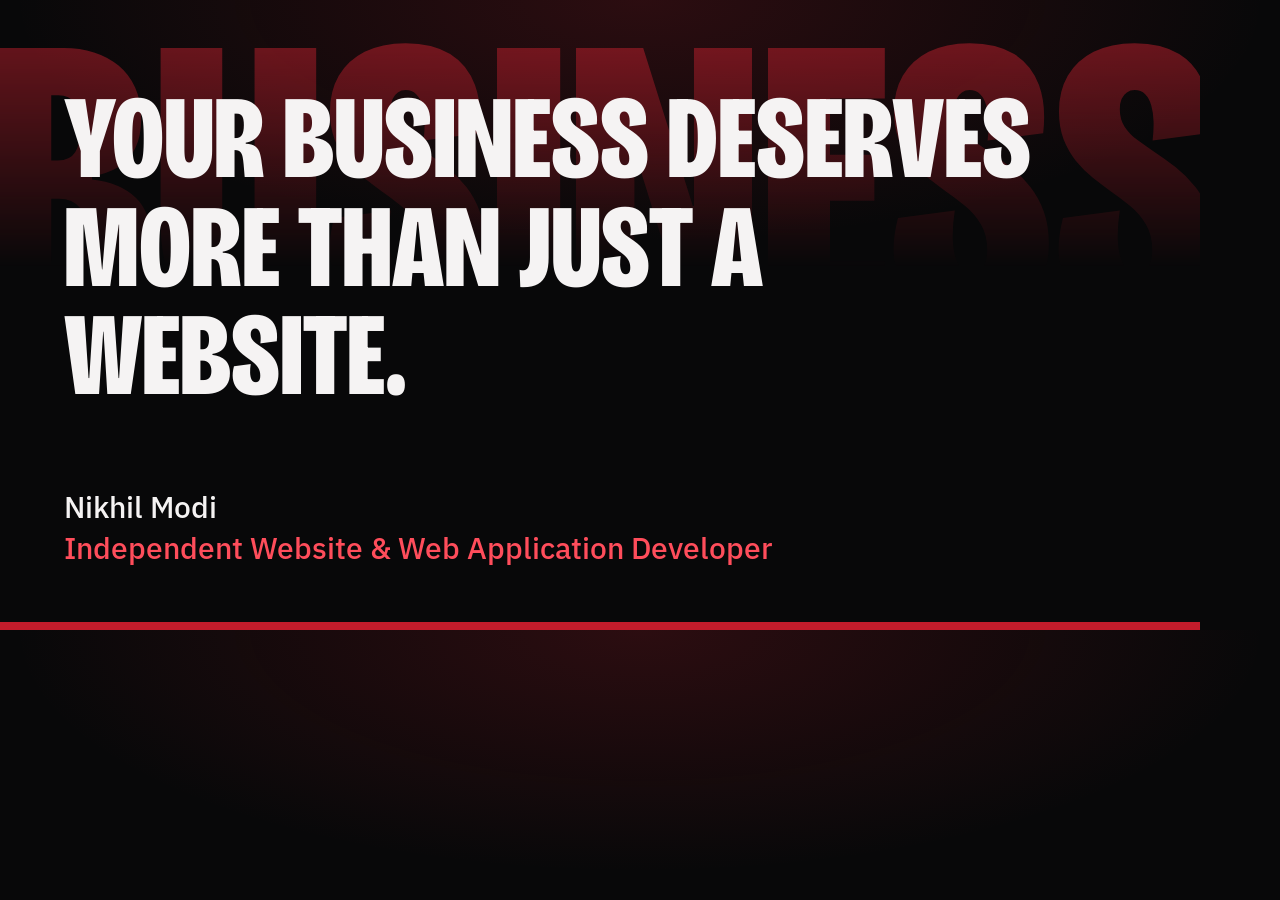
<file: tools/og.html>
<!doctype html>
<!-- Source for assets/og/og-image.png: open at 1200 x 630 and take a screenshot. -->
<html lang="en">
<head>
<meta charset="utf-8">
<meta name="robots" content="noindex">
<title>Sharing image</title>
<style>
@font-face { font-family: "Bricolage Grotesque"; src: url("../assets/fonts/bricolage-grotesque-latin-wdth-var.woff2") format("woff2"); font-weight: 200 800; font-stretch: 75% 100%; }
@font-face { font-family: "IBM Plex Sans"; src: url("../assets/fonts/ibm-plex-sans-latin-var.woff2") format("woff2"); font-weight: 400 600; }
* { box-sizing: border-box; margin: 0; }
body { position: relative; width: 1200px; height: 630px; overflow: hidden; background: #080809 radial-gradient(ellipse 70% 55% at 50% 0%, rgb(229 37 53 / .16), transparent 70%); color: #F5F3F3; font-family: "IBM Plex Sans", sans-serif; }
.word { position: absolute; top: -20px; left: 0; right: 0; display: flex; justify-content: center; color: #E52535; opacity: .5; font: 800 400px/1 "Bricolage Grotesque"; font-stretch: 75%; text-transform: uppercase; white-space: nowrap; -webkit-mask-image: linear-gradient(to bottom, #000 5%, transparent 72%); }
h1 { position: absolute; left: 64px; top: 84px; width: 1040px; font: 800 118px/.92 "Bricolage Grotesque"; font-stretch: 75%; text-transform: uppercase; }
p { position: absolute; left: 64px; bottom: 62px; font-size: 30px; font-weight: 500; line-height: 1.35; }
p span { color: #FF4D5B; }
.bar { position: absolute; left: 0; right: 0; bottom: 0; height: 8px; background: #C21C2B; }
</style>
</head>
<body>
  <div class="word">Business</div>
  <h1>Your business deserves more than just a website.</h1>
  <p>Nikhil Modi<br><span>Independent Website &amp; Web Application Developer</span></p>
  <div class="bar"></div>
</body>
</html>
</file>
<file: css/styles.css>
/* ==========================================================================
   Nikhil Modi: commercial portfolio
   1. Fonts   2. Tokens   3. Base   4. Layout & utilities   5. Buttons
   6. Header   7. Hero   8. Section titles   9. Services   10. Industries
   11. Case studies   12. Why   13. Process   14. FAQ   15. Contact & form
   16. Footer   17. Reduced motion
   ========================================================================== */

/* 1. Fonts: self-hosted, SIL OFL 1.1 (licences in assets/fonts/) */
@font-face {
  font-family: "Bricolage Grotesque";
  src: url("../assets/fonts/bricolage-grotesque-latin-wdth-var.woff2") format("woff2");
  font-weight: 200 800;
  font-stretch: 75% 100%;
  font-style: normal;
  font-display: swap;
}

@font-face {
  font-family: "IBM Plex Sans";
  src: url("../assets/fonts/ibm-plex-sans-latin-var.woff2") format("woff2");
  font-weight: 400 600;
  font-style: normal;
  font-display: swap;
}

/* 2. Tokens: palette carried over from the existing brand */
:root {
  --ink: #080809;           /* page background */
  --surface: #111113;       /* panels */
  --surface-2: #19191C;     /* raised surface, hover */
  --line: #303034;          /* decorative hairlines */
  --line-control: #6E696E;  /* borders that identify a control (3:1+) */
  --paper: #F5F3F3;         /* primary text */
  --soft: #C9C5C7;          /* text set over the hero's red glow */
  --muted: #A5A0A3;         /* secondary text */
  --crimson: #E52535;       /* graphics and large type only */
  --crimson-text: #FF4D5B;  /* small red text */
  --crimson-deep: #C21C2B;  /* primary button fill */
  --crimson-hover: #D01F2F; /* primary button hover */

  --font-display: "Bricolage Grotesque", "Arial Narrow", "Segoe UI", system-ui, sans-serif;
  --font-body: "IBM Plex Sans", "Segoe UI", system-ui, -apple-system, sans-serif;

  --step--1: 0.875rem;
  --step-0: 1.0625rem;
  --step-1: 1.3125rem;
  --step-2: clamp(1.45rem, 1.2rem + 0.9vw, 1.85rem);
  --step-3: clamp(2.6rem, 1.5rem + 4.4vw, 5.25rem);
  --step-hero: clamp(3.1rem, 1rem + 5.6vw, 6.25rem);
  --step-word: clamp(6.5rem, 32vw, 32rem);

  --leading-tight: 0.9;
  --leading-heading: 1.15;
  --leading-body: 1.6;
  --measure: 65ch;

  --space-1: 0.25rem;
  --space-2: 0.5rem;
  --space-3: 0.75rem;
  --space-4: 1rem;
  --space-5: 1.5rem;
  --space-6: 2rem;
  --space-7: 3rem;
  --space-8: 4rem;
  --section-gap: clamp(4.5rem, 3rem + 6vw, 9rem);

  --container: 76rem;
  --gutter: clamp(1rem, 0.5rem + 2.5vw, 2.5rem);

  --radius-shot: 0.625rem;
  --radius-control: 0.25rem;

  --shadow-shot: 0 30px 60px -28px rgb(0 0 0 / 0.85);
  --focus-ring: 0 0 0 2px var(--ink), 0 0 0 4px var(--paper);

  --ease-out: cubic-bezier(0.22, 1, 0.36, 1);
  --duration-quick: 150ms;
  --duration-base: 240ms;

  --header-height: 4.25rem;
}

/* 3. Base */
*,
*::before,
*::after {
  box-sizing: border-box;
}

* {
  margin: 0;
}

html {
  -webkit-text-size-adjust: 100%;
  text-size-adjust: 100%;
  scroll-behavior: smooth;
  scroll-padding-top: calc(var(--header-height) + var(--space-4));
}

body {
  min-height: 100vh;
  background-color: var(--ink);
  color: var(--paper);
  font-family: var(--font-body);
  font-size: var(--step-0);
  line-height: var(--leading-body);
  -webkit-font-smoothing: antialiased;
  text-rendering: optimizeLegibility;
  overflow-wrap: break-word;
}

h1,
h2,
h3,
h4 {
  font-family: var(--font-display);
  font-weight: 650;
  line-height: var(--leading-heading);
  letter-spacing: -0.01em;
  text-wrap: balance;
}

h3 {
  font-size: var(--step-2);
}

h4 {
  font-size: var(--step-1);
}

p {
  max-width: var(--measure);
  text-wrap: pretty;
}

img,
svg {
  display: block;
  max-width: 100%;
}

img {
  height: auto;
}

a {
  color: inherit;
  text-decoration-thickness: 1px;
  text-underline-offset: 0.2em;
}

button,
input,
select,
textarea {
  font: inherit;
  color: inherit;
}

:focus-visible {
  outline: none;
  box-shadow: var(--focus-ring);
  border-radius: var(--radius-control);
}

::selection {
  background: var(--crimson-deep);
  color: var(--paper);
}

/* Condensed uppercase display type: the signature of the existing brand */
.hero-word,
.hero-title,
.section-title h2,
.case-name,
.role h4,
.contact-title {
  font-family: var(--font-display);
  font-stretch: 75%;
  font-weight: 800;
  text-transform: uppercase;
  letter-spacing: -0.005em;
  line-height: var(--leading-tight);
}

/* 4. Layout & utilities */
.container {
  width: min(100% - 2 * var(--gutter), var(--container));
  margin-inline: auto;
}

.section {
  padding-block: var(--section-gap);
}

.section + .section {
  border-top: 1px solid var(--line);
}

.visually-hidden {
  position: absolute !important;
  width: 1px;
  height: 1px;
  padding: 0;
  margin: -1px;
  overflow: hidden;
  clip: rect(0 0 0 0);
  white-space: nowrap;
  border: 0;
}

.skip-link {
  position: absolute;
  top: var(--space-3);
  left: var(--space-3);
  z-index: 100;
  padding: var(--space-2) var(--space-4);
  background: var(--paper);
  color: var(--ink);
  font-weight: 600;
  text-decoration: none;
  border-radius: var(--radius-control);
  transform: translateY(-200%);
}

.skip-link:focus-visible {
  transform: none;
}

.status {
  display: inline-flex;
  align-items: center;
  gap: var(--space-2);
  font-size: var(--step--1);
  font-weight: 500;
}

.status::before {
  content: "";
  flex-shrink: 0;
  width: 0.5rem;
  height: 0.5rem;
  border-radius: 50%;
  background: var(--crimson);
}

.facts {
  align-self: start;
  border-top: 1px solid var(--crimson);
}

.facts > div {
  display: grid;
  grid-template-columns: 6.5rem minmax(0, 1fr);
  gap: var(--space-4);
  padding-block: var(--space-3);
  border-bottom: 1px solid var(--line);
}

.facts dt {
  color: var(--muted);
  font-size: var(--step--1);
  line-height: 1.8;
}

.facts dd {
  margin: 0;
}

.feature-list {
  display: grid;
  gap: var(--space-3);
  padding-left: 1.1em;
}

.feature-list li {
  padding-left: var(--space-1);
  max-width: var(--measure);
}

.feature-list li::marker {
  color: var(--crimson);
}

.text-link {
  display: inline-flex;
  align-items: center;
  min-height: 2.75rem;
  color: var(--crimson-text);
  font-weight: 600;
  text-decoration-color: var(--line-control);
  transition: color var(--duration-quick) ease, text-decoration-color var(--duration-quick) ease;
}

.text-link:hover {
  color: var(--paper);
  text-decoration-color: var(--paper);
}

/* 5. Buttons */
.button {
  display: inline-flex;
  align-items: center;
  justify-content: center;
  min-height: 3rem;
  padding: var(--space-2) var(--space-5);
  border: 1px solid transparent;
  border-radius: var(--radius-control);
  background: transparent;
  font-weight: 600;
  line-height: 1.2;
  text-align: center;
  text-decoration: none;
  cursor: pointer;
  transition: background-color var(--duration-quick) ease, border-color var(--duration-quick) ease;
}

.button--primary {
  background: var(--crimson-deep);
  color: var(--paper);
}

.button--primary:hover {
  background: var(--crimson-hover);
}

.button--secondary {
  border-color: var(--line-control);
  color: var(--paper);
}

.button--secondary:hover {
  border-color: var(--paper);
  background: var(--surface-2);
}

/* 6. Header: without JavaScript the links wrap; with it they collapse below 62rem */
.site-header {
  position: sticky;
  top: 0;
  z-index: 50;
  background: var(--ink);
  border-bottom: 1px solid var(--line);
}

.header-inner {
  display: flex;
  flex-wrap: wrap;
  align-items: center;
  justify-content: space-between;
  gap: var(--space-2) var(--space-4);
  min-height: var(--header-height);
  padding-block: var(--space-3);
}

.brand {
  display: inline-flex;
  align-items: center;
  gap: var(--space-3);
  font-family: var(--font-display);
  font-size: 1.125rem;
  font-weight: 700;
  letter-spacing: -0.01em;
  text-decoration: none;
}

.brand-mark {
  flex-shrink: 0;
}

.brand-mark rect {
  fill: var(--crimson-deep);
}

.brand-mark path {
  fill: none;
  stroke: var(--paper);
  stroke-width: 6;
  stroke-linecap: square;
  stroke-linejoin: miter;
}

.nav-list {
  display: flex;
  flex-wrap: wrap;
  align-items: center;
  gap: var(--space-1);
  padding: 0;
  list-style: none;
}

.nav-list a {
  display: flex;
  align-items: center;
  min-height: 2.75rem;
  padding: 0 var(--space-3);
  border-radius: var(--radius-control);
  color: var(--muted);
  font-size: 0.9375rem;
  font-weight: 500;
  text-decoration: none;
  transition: color var(--duration-quick) ease, background-color var(--duration-quick) ease;
}

.nav-list a:hover {
  color: var(--paper);
  background: var(--surface-2);
}

.nav-list a[aria-current] {
  color: var(--crimson-text);
}

.nav-list .nav-cta a {
  margin-left: var(--space-2);
  background: var(--crimson-deep);
  color: var(--paper);
  font-weight: 600;
}

.nav-list .nav-cta a:hover {
  background: var(--crimson-hover);
}

.nav-toggle {
  display: none;
  align-items: center;
  gap: var(--space-2);
  min-height: 2.75rem;
  padding: 0 var(--space-4);
  border: 1px solid var(--line-control);
  border-radius: var(--radius-control);
  background: transparent;
  font-weight: 500;
  cursor: pointer;
}

.nav-toggle:hover {
  border-color: var(--paper);
  background: var(--surface-2);
}

.nav-toggle-icon,
.nav-toggle-icon::before,
.nav-toggle-icon::after {
  display: block;
  width: 1.125rem;
  height: 2px;
  background: currentColor;
  transition: transform var(--duration-base) var(--ease-out), background-color var(--duration-quick) ease;
}

.nav-toggle-icon {
  position: relative;
}

.nav-toggle-icon::before,
.nav-toggle-icon::after {
  content: "";
  position: absolute;
  left: 0;
}

.nav-toggle-icon::before {
  top: -0.375rem;
}

.nav-toggle-icon::after {
  top: 0.375rem;
}

.nav-toggle[aria-expanded="true"] .nav-toggle-icon {
  background: transparent;
}

.nav-toggle[aria-expanded="true"] .nav-toggle-icon::before {
  transform: translateY(0.375rem) rotate(45deg);
}

.nav-toggle[aria-expanded="true"] .nav-toggle-icon::after {
  transform: translateY(-0.375rem) rotate(-45deg);
}

@media (max-width: 61.999rem) {
  .js .nav-toggle {
    display: inline-flex;
  }

  .js .site-nav {
    display: none;
    position: absolute;
    top: 100%;
    left: 0;
    right: 0;
    background: var(--surface);
    border-bottom: 1px solid var(--line);
    padding: var(--space-3) var(--gutter) var(--space-5);
  }

  .js .site-header[data-nav-open] .site-nav {
    display: block;
  }

  .js .nav-list {
    flex-direction: column;
    align-items: stretch;
  }

  .js .nav-list a {
    min-height: 3rem;
    font-size: var(--step-0);
  }

  .js .nav-list .nav-cta a {
    margin: var(--space-2) 0 0;
    justify-content: center;
  }
}

/* 7. Hero: the giant cropped word behind, headline and real screenshots in front */
.hero {
  position: relative;
  isolation: isolate;
  overflow: clip;
  padding-block: clamp(3rem, 2rem + 3vw, 4.5rem) clamp(3.5rem, 2rem + 4vw, 5.5rem);
  border-bottom: 1px solid var(--line);
  background: radial-gradient(ellipse 70% 55% at 50% 0%, rgb(229 37 53 / 0.14), transparent 70%);
}

.hero-word {
  position: absolute;
  z-index: -1;
  top: 0;
  left: 0;
  right: 0;
  display: flex;
  justify-content: center;
  padding-bottom: 0.12em;
  color: var(--crimson);
  font-size: var(--step-word);
  line-height: 1;
  white-space: nowrap;
  opacity: 0.5;
  pointer-events: none;
  user-select: none;
  -webkit-mask-image: linear-gradient(to bottom, #000 5%, transparent 72%);
  mask-image: linear-gradient(to bottom, #000 5%, transparent 72%);
}

.hero-grid {
  display: grid;
  grid-template-columns: minmax(0, 1fr);
  gap: var(--space-7);
}

.hero-title {
  margin-top: var(--space-5);
  font-size: var(--step-hero);
}

.hero-lede {
  max-width: 35rem;
  margin-top: var(--space-5);
  color: var(--soft);
  font-size: clamp(var(--step-0), 1rem + 0.25vw, 1.1875rem);
  line-height: 1.5;
}

.hero-actions {
  display: flex;
  flex-wrap: wrap;
  gap: var(--space-3);
  margin-top: var(--space-6);
}

.hero-visual {
  width: 100%;
  max-width: 36rem;
}

.hero-shots {
  display: grid;
}

.hero-mock,
.hero-dash {
  grid-area: 1 / 1;
  height: auto;
  box-shadow: var(--shadow-shot);
}

.mock-art.hero-mock--site {
  width: 80%;
  justify-self: start;
  align-self: start;
}

.hero-dash {
  z-index: 1;
  width: 82%;
  justify-self: end;
  align-self: start;
  margin-top: 36%;
  border: 1px solid var(--line);
  border-radius: var(--radius-shot);
}

.mock-art.hero-mock--booking {
  z-index: 2;
  width: 44%;
  justify-self: start;
  align-self: start;
  margin-top: 58%;
}

.hero-visual figcaption {
  margin-top: var(--space-4);
  color: var(--muted);
  font-size: var(--step--1);
}

@media (min-width: 62rem) {
  .hero-grid {
    grid-template-columns: minmax(0, 1.25fr) minmax(0, 1fr);
    gap: var(--space-7);
    align-items: center;
  }
}

/* 8. Section titles */
.section-title {
  display: flex;
  align-items: baseline;
  gap: var(--space-4);
}

.section-title::after {
  content: "";
  flex: 1 1 0;
  min-width: 0;
  height: 1px;
  align-self: center;
  background: var(--line);
}

.section-title h2 {
  min-width: 0;
  font-size: var(--step-3);
}

.section-lead {
  max-width: 44rem;
  margin-top: var(--space-5);
  color: var(--muted);
  font-size: var(--step-1);
  line-height: 1.5;
}

/* 9. Services: one sheet of drawings, divided by hairlines rather than separate cards */
.services {
  display: grid;
  grid-template-columns: minmax(0, 1fr);
  gap: 1px;
  margin-top: var(--space-7);
  background: var(--line);
  border: 1px solid var(--line);
}

.service {
  display: flex;
  flex-direction: column;
  align-items: flex-start;
  gap: var(--space-4);
  padding: clamp(var(--space-5), 1rem + 1.5vw, var(--space-6));
  background: var(--ink);
}

.service-art {
  width: 100%;
}

.service-art figcaption {
  margin-top: var(--space-2);
  color: var(--muted);
  font-size: 0.8125rem;
}

.service-points {
  flex: 1;
  display: grid;
  align-content: start;
  gap: var(--space-3);
}

.service-points dt {
  color: var(--crimson-text);
  font-size: var(--step--1);
  font-weight: 600;
}

.service-points dd {
  margin: 0;
  font-size: 0.9375rem;
  line-height: 1.5;
}

/* Illustrated mockups: examples of what can be built, never presented as finished work */
.mock-art {
  width: 100%;
  height: auto;
  font-family: var(--font-body);
}

.m-panel {
  fill: var(--surface);
  stroke: var(--line-control);
}

.m-panel--red {
  stroke: var(--crimson);
  stroke-width: 2;
}

.m-line {
  fill: none;
  stroke: var(--line-control);
}

.m-dashed {
  stroke-dasharray: 5 5;
}

.m-block {
  fill: var(--surface-2);
}

.m-red {
  fill: var(--crimson-deep);
}

.m-ring {
  fill: none;
  stroke: var(--crimson);
  stroke-width: 1.5;
}

.m-red-line {
  fill: none;
  stroke: var(--crimson);
  stroke-width: 2;
}

.m-text {
  fill: var(--paper);
  font-size: 12px;
}

.m-strong {
  font-weight: 600;
}

.m-sub {
  fill: var(--muted);
  font-size: 11px;
}

.m-title {
  fill: var(--paper);
  font-family: var(--font-display);
  font-size: 22px;
  font-weight: 700;
}

.m-on-red {
  fill: var(--paper);
  font-size: 11px;
  font-weight: 600;
}

@media (min-width: 44rem) {
  .services {
    grid-template-columns: repeat(2, minmax(0, 1fr));
  }

  .service:last-child {
    grid-column: 1 / -1;
  }
}

@media (min-width: 64rem) {
  .services {
    grid-template-columns: repeat(6, minmax(0, 1fr));
  }

  .service {
    grid-column: span 2;
  }

  .service:last-child {
    grid-column: span 2;
  }

  .service--wide {
    grid-column: span 3;
  }
}

/* 10. Industries: a compact ruled index */
.industries {
  display: grid;
  grid-template-columns: minmax(0, 1fr);
  gap: var(--space-7);
}

#industries-title {
  font-size: clamp(2.4rem, 1.5rem + 3vw, 4rem);
}

.industries-cta {
  margin-top: var(--space-6);
}

.industries-cta p {
  margin-bottom: var(--space-3);
}

.industry-list {
  border-top: 1px solid var(--crimson);
}

.industry-list > div {
  padding-block: var(--space-3);
  border-bottom: 1px solid var(--line);
}

.industry-list dt {
  font-family: var(--font-display);
  font-size: 1.1875rem;
  font-weight: 650;
  line-height: 1.3;
}

.industry-list dd {
  margin: 0;
  color: var(--muted);
  font-size: 0.9375rem;
}

@media (min-width: 64rem) {
  .industries {
    grid-template-columns: minmax(0, 1fr) minmax(0, 1.25fr);
    gap: var(--space-8);
    align-items: start;
  }

  .industries-intro {
    position: sticky;
    top: calc(var(--header-height) + var(--space-6));
  }
}

/* 11. Case studies */
.case {
  margin-top: var(--space-8);
}

.case-head {
  display: grid;
  grid-template-columns: minmax(0, 1fr);
  gap: var(--space-5) var(--space-7);
}

.case-name {
  font-size: clamp(3.5rem, 2rem + 7vw, 8.5rem);
}

.case-lede {
  margin-top: var(--space-4);
  font-size: var(--step-1);
  line-height: 1.5;
}

.case img {
  width: 100%;
  border: 1px solid var(--line);
  border-radius: var(--radius-shot);
}

.case figcaption {
  margin-top: var(--space-3);
  color: var(--muted);
  font-size: var(--step--1);
}

.brief {
  display: grid;
  grid-template-columns: minmax(0, 1fr);
  gap: var(--space-6) var(--space-7);
  margin-top: var(--space-7);
}

.brief h4 {
  margin-bottom: var(--space-3);
  color: var(--crimson-text);
}

.case-foot {
  display: flex;
  flex-wrap: wrap;
  align-items: center;
  justify-content: space-between;
  gap: var(--space-5) var(--space-7);
  margin-top: var(--space-7);
  padding-top: var(--space-6);
  border-top: 1px solid var(--line);
}

.case-note {
  color: var(--muted);
}

.next {
  flex: 1 1 24rem;
  padding-left: var(--space-5);
  border-left: 3px solid var(--crimson);
}

.next p {
  margin-top: var(--space-2);
  color: var(--muted);
}

@media (min-width: 48rem) {
  .brief {
    grid-template-columns: repeat(2, minmax(0, 1fr));
  }
}

@media (min-width: 64rem) {
  .case-head {
    grid-template-columns: minmax(0, 1.5fr) minmax(18rem, 1fr);
    align-items: end;
  }
}

/* Velora 2: large screenshot against an offset crimson frame */
.case-lead {
  position: relative;
  isolation: isolate;
  margin-top: var(--space-7);
  margin-right: 0.75rem;
}

.case-lead::before {
  content: "";
  position: absolute;
  z-index: -1;
  inset: 0 0 auto 0;
  aspect-ratio: 1288 / 654;
  border: 1px solid var(--crimson);
  border-radius: var(--radius-shot);
  transform: translate(0.75rem, 0.75rem);
}

.case-lead img {
  box-shadow: var(--shadow-shot);
}

.case-lead figcaption {
  padding-top: var(--space-3);
}

.roles {
  margin-top: var(--space-7);
}

.role {
  display: grid;
  grid-template-columns: minmax(0, 1fr);
  gap: var(--space-5);
  padding-block: var(--space-7);
  border-top: 1px solid var(--line);
}

.role:last-child {
  padding-bottom: 0;
}

.role h4 {
  margin-bottom: var(--space-5);
  font-size: clamp(2rem, 1.5rem + 2vw, 3.25rem);
}

.role-media--pair {
  display: grid;
  grid-template-columns: repeat(2, minmax(0, 1fr));
  gap: var(--space-4);
  align-items: start;
}

.role-media--note {
  max-width: 26rem;
}

.role-media--phone {
  max-width: 15rem;
}

@media (min-width: 48rem) {
  .role {
    grid-template-columns: minmax(0, 5fr) minmax(0, 7fr);
    gap: var(--space-7);
    align-items: start;
  }

  .role--flip {
    grid-template-columns: minmax(0, 7fr) minmax(0, 5fr);
  }

  .role--flip .role-text {
    order: 2;
  }

  .case-lead {
    margin-right: 1.25rem;
  }

  .case-lead::before {
    transform: translate(1.25rem, 1.25rem);
  }

  .case-lead figcaption {
    padding-top: var(--space-5);
  }
}

/* 12. Why */
.why-body {
  display: grid;
  grid-template-columns: minmax(0, 1fr);
  gap: var(--space-7);
  margin-top: var(--space-7);
}

.why-statement {
  max-width: 22ch;
  font-family: var(--font-display);
  font-size: clamp(1.75rem, 1.2rem + 2.2vw, 3rem);
  font-weight: 600;
  line-height: 1.12;
  letter-spacing: -0.02em;
}

.why-list {
  border-top: 1px solid var(--crimson);
}

.why-list > div {
  padding-block: var(--space-4);
  border-bottom: 1px solid var(--line);
}

.why-list dt {
  font-weight: 600;
}

.why-list dd {
  margin: 0;
  color: var(--muted);
}

@media (min-width: 62rem) {
  .why-body {
    grid-template-columns: minmax(0, 1fr) minmax(0, 1.2fr);
    gap: var(--space-8);
    align-items: start;
  }
}

/* 13. Process: the crimson progress line from the existing site, now a real sequence */
.process {
  --dot: 0.875rem;
  isolation: isolate;
  display: grid;
  grid-template-columns: minmax(0, 1fr);
  margin-top: var(--space-7);
  padding: 0;
  list-style: none;
  counter-reset: step;
}

.process li {
  position: relative;
  padding: 0 0 var(--space-6) var(--space-6);
  counter-increment: step;
}

.process li::before {
  content: "";
  position: absolute;
  top: 0.55rem;
  left: 0;
  width: var(--dot);
  height: var(--dot);
  border: 2px solid var(--crimson);
  border-radius: 50%;
  background: var(--ink);
}

.process li::after {
  content: "";
  position: absolute;
  top: 0.55rem;
  bottom: -0.55rem;
  left: calc(var(--dot) / 2 - 1px);
  z-index: -1;
  width: 2px;
  background: var(--crimson);
}

.process li:last-child {
  padding-bottom: 0;
}

.process li:last-child::before {
  background: var(--crimson);
}

.process li:last-child::after {
  display: none;
}

.process h3 {
  font-size: var(--step-1);
}

.process h3::before {
  content: counter(step, decimal-leading-zero);
  display: block;
  color: var(--crimson-text);
  font-size: var(--step--1);
  font-weight: 700;
  font-variant-numeric: tabular-nums;
}

.process p {
  margin-top: var(--space-2);
  color: var(--muted);
  font-size: 0.9375rem;
}

@media (min-width: 70rem) {
  .process {
    grid-template-columns: repeat(6, minmax(0, 1fr));
    gap: var(--space-5);
  }

  .process li {
    padding: var(--space-6) 0 0;
  }

  .process li::before {
    top: 0;
  }

  .process li::after {
    top: calc(var(--dot) / 2 - 1px);
    bottom: auto;
    left: 0;
    right: calc(-1 * var(--space-5));
    width: auto;
    height: 2px;
  }
}

/* 14. FAQ */
.faq-list {
  margin-top: var(--space-7);
  border-top: 1px solid var(--crimson);
}

.faq-list details {
  border-bottom: 1px solid var(--line);
}

.faq-list summary {
  display: flex;
  align-items: center;
  justify-content: space-between;
  gap: var(--space-5);
  min-height: 3.75rem;
  padding-block: var(--space-3);
  font-family: var(--font-display);
  font-size: var(--step-1);
  font-weight: 600;
  line-height: 1.25;
  list-style: none;
  cursor: pointer;
  transition: color var(--duration-quick) ease;
}

.faq-list summary::-webkit-details-marker {
  display: none;
}

.faq-list summary:hover {
  color: var(--crimson-text);
}

/* A plus sign that turns into a minus when open */
.faq-list summary::after {
  content: "";
  flex-shrink: 0;
  width: 1rem;
  height: 1rem;
  background:
    linear-gradient(var(--crimson), var(--crimson)) center / 100% 2px no-repeat,
    linear-gradient(var(--crimson), var(--crimson)) center / 2px 100% no-repeat;
  transition: background-size var(--duration-base) var(--ease-out);
}

.faq-list details[open] summary::after {
  background-size: 100% 2px, 2px 0;
}

.faq-list details p {
  padding-bottom: var(--space-5);
  color: var(--muted);
}

/* 15. Contact & form */
.section--contact {
  background: radial-gradient(ellipse 60% 45% at 15% 0%, rgb(229 37 53 / 0.13), transparent 70%);
}

.contact {
  display: grid;
  grid-template-columns: minmax(0, 1fr);
  gap: var(--space-7);
}

.contact-title {
  font-size: clamp(3rem, 1.6rem + 5.4vw, 6.5rem);
}

.contact-links {
  margin-top: var(--space-6);
  padding: 0;
  list-style: none;
  border-top: 1px solid var(--crimson);
}

.contact-links li {
  display: grid;
  gap: var(--space-1);
  padding-block: var(--space-4);
  border-bottom: 1px solid var(--line);
}

.contact-label {
  color: var(--muted);
  font-size: var(--step--1);
}

.contact-links a {
  justify-self: start;
  font-family: var(--font-display);
  font-size: 1.25rem;
  font-weight: 600;
  overflow-wrap: anywhere;
  text-decoration-color: var(--line-control);
  transition: color var(--duration-quick) ease, text-decoration-color var(--duration-quick) ease;
}

.contact-links a:hover {
  color: var(--crimson-text);
  text-decoration-color: var(--crimson);
}

.enquiry {
  padding: clamp(var(--space-5), 1rem + 2vw, var(--space-7));
  background: var(--surface);
  border: 1px solid var(--line);
  border-top: 3px solid var(--crimson);
  border-radius: var(--radius-control);
}

.form-note {
  margin-top: var(--space-2);
  color: var(--muted);
  font-size: 0.9375rem;
}

.form-grid {
  display: grid;
  grid-template-columns: minmax(0, 1fr);
  gap: var(--space-5);
  margin-top: var(--space-6);
}

.field {
  display: grid;
  align-content: start;
  gap: var(--space-2);
}

.enquiry label {
  font-size: 0.9375rem;
  font-weight: 500;
}

.enquiry input,
.enquiry select,
.enquiry textarea {
  width: 100%;
  min-height: 3rem;
  padding: var(--space-2) var(--space-3);
  border: 1px solid var(--line-control);
  border-radius: var(--radius-control);
  background: var(--ink);
  color: var(--paper);
  transition: border-color var(--duration-quick) ease;
}

.enquiry textarea {
  resize: vertical;
}

.enquiry input:hover,
.enquiry select:hover,
.enquiry textarea:hover {
  border-color: var(--paper);
}

.enquiry [aria-invalid="true"] {
  border-color: var(--crimson-text);
}

.field-hint {
  color: var(--muted);
  font-size: var(--step--1);
}

.field-error {
  color: var(--crimson-text);
  font-size: var(--step--1);
  font-weight: 500;
}

.enquiry-submit {
  width: 100%;
  margin-top: var(--space-6);
}

.form-result {
  margin-top: var(--space-6);
  padding-top: var(--space-5);
  border-top: 1px solid var(--crimson);
}

.form-result:focus-visible {
  box-shadow: none;
}

.form-result p {
  margin-top: var(--space-2);
  color: var(--muted);
}

.form-result label {
  display: block;
  margin-top: var(--space-4);
  margin-bottom: var(--space-2);
}

.form-result-actions {
  display: flex;
  flex-wrap: wrap;
  gap: var(--space-3);
  margin-top: var(--space-4);
}

.copy-status:empty {
  display: none;
}

@media (min-width: 40rem) {
  .form-grid {
    grid-template-columns: repeat(2, minmax(0, 1fr));
  }

  .field--full {
    grid-column: 1 / -1;
  }
}

@media (min-width: 64rem) {
  .contact {
    grid-template-columns: minmax(0, 1fr) minmax(0, 1.25fr);
    gap: var(--space-8);
    align-items: start;
  }
}

/* 16. Footer */
.site-footer {
  border-top: 1px solid var(--line);
}

.footer-inner {
  display: flex;
  flex-wrap: wrap;
  justify-content: space-between;
  gap: var(--space-3);
  padding-block: var(--space-6);
  color: var(--muted);
  font-size: var(--step--1);
}

.footer-inner a {
  padding-block: var(--space-1);
  text-decoration-color: var(--line-control);
}

.footer-inner a:hover {
  color: var(--paper);
}

/* 17. Reduced motion */
@media (prefers-reduced-motion: reduce) {
  html {
    scroll-behavior: auto;
  }

  *,
  *::before,
  *::after {
    animation-duration: 0.01ms !important;
    animation-iteration-count: 1 !important;
    transition-duration: 0.01ms !important;
  }
}
</file>
